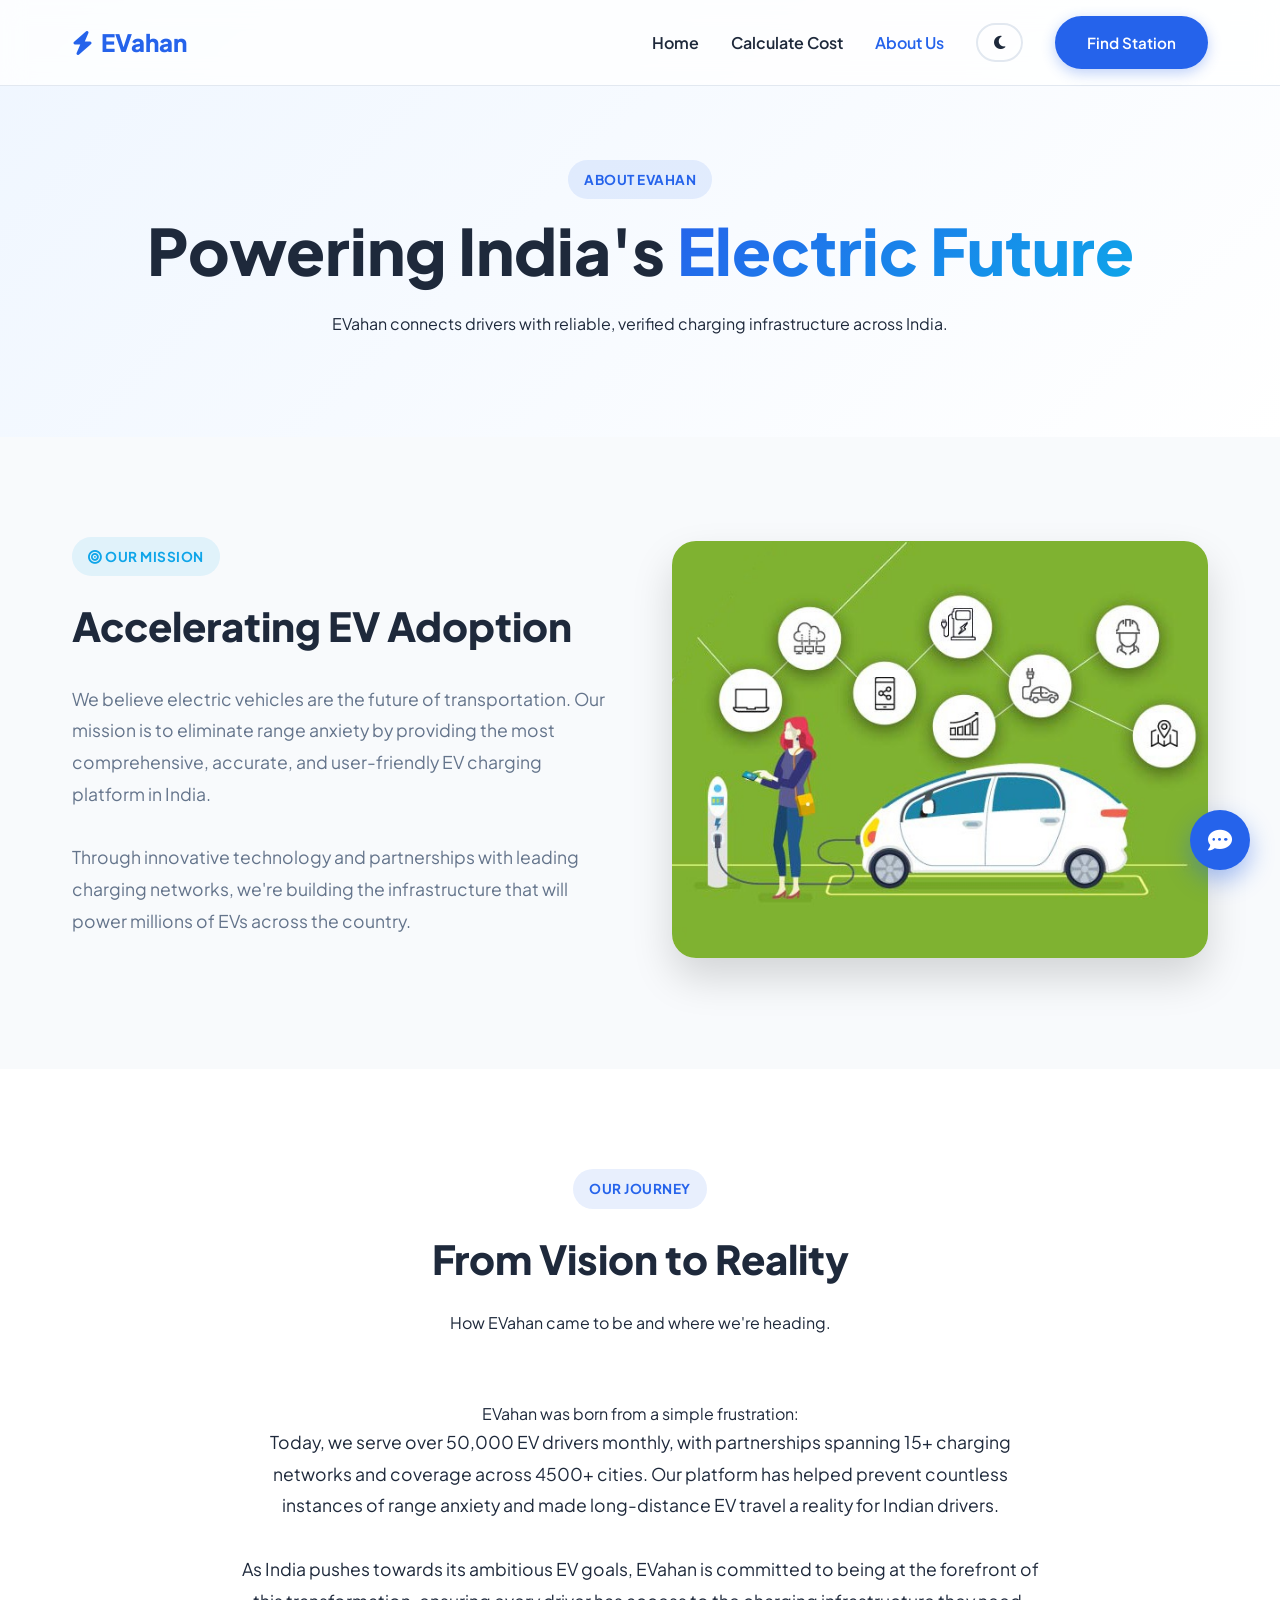
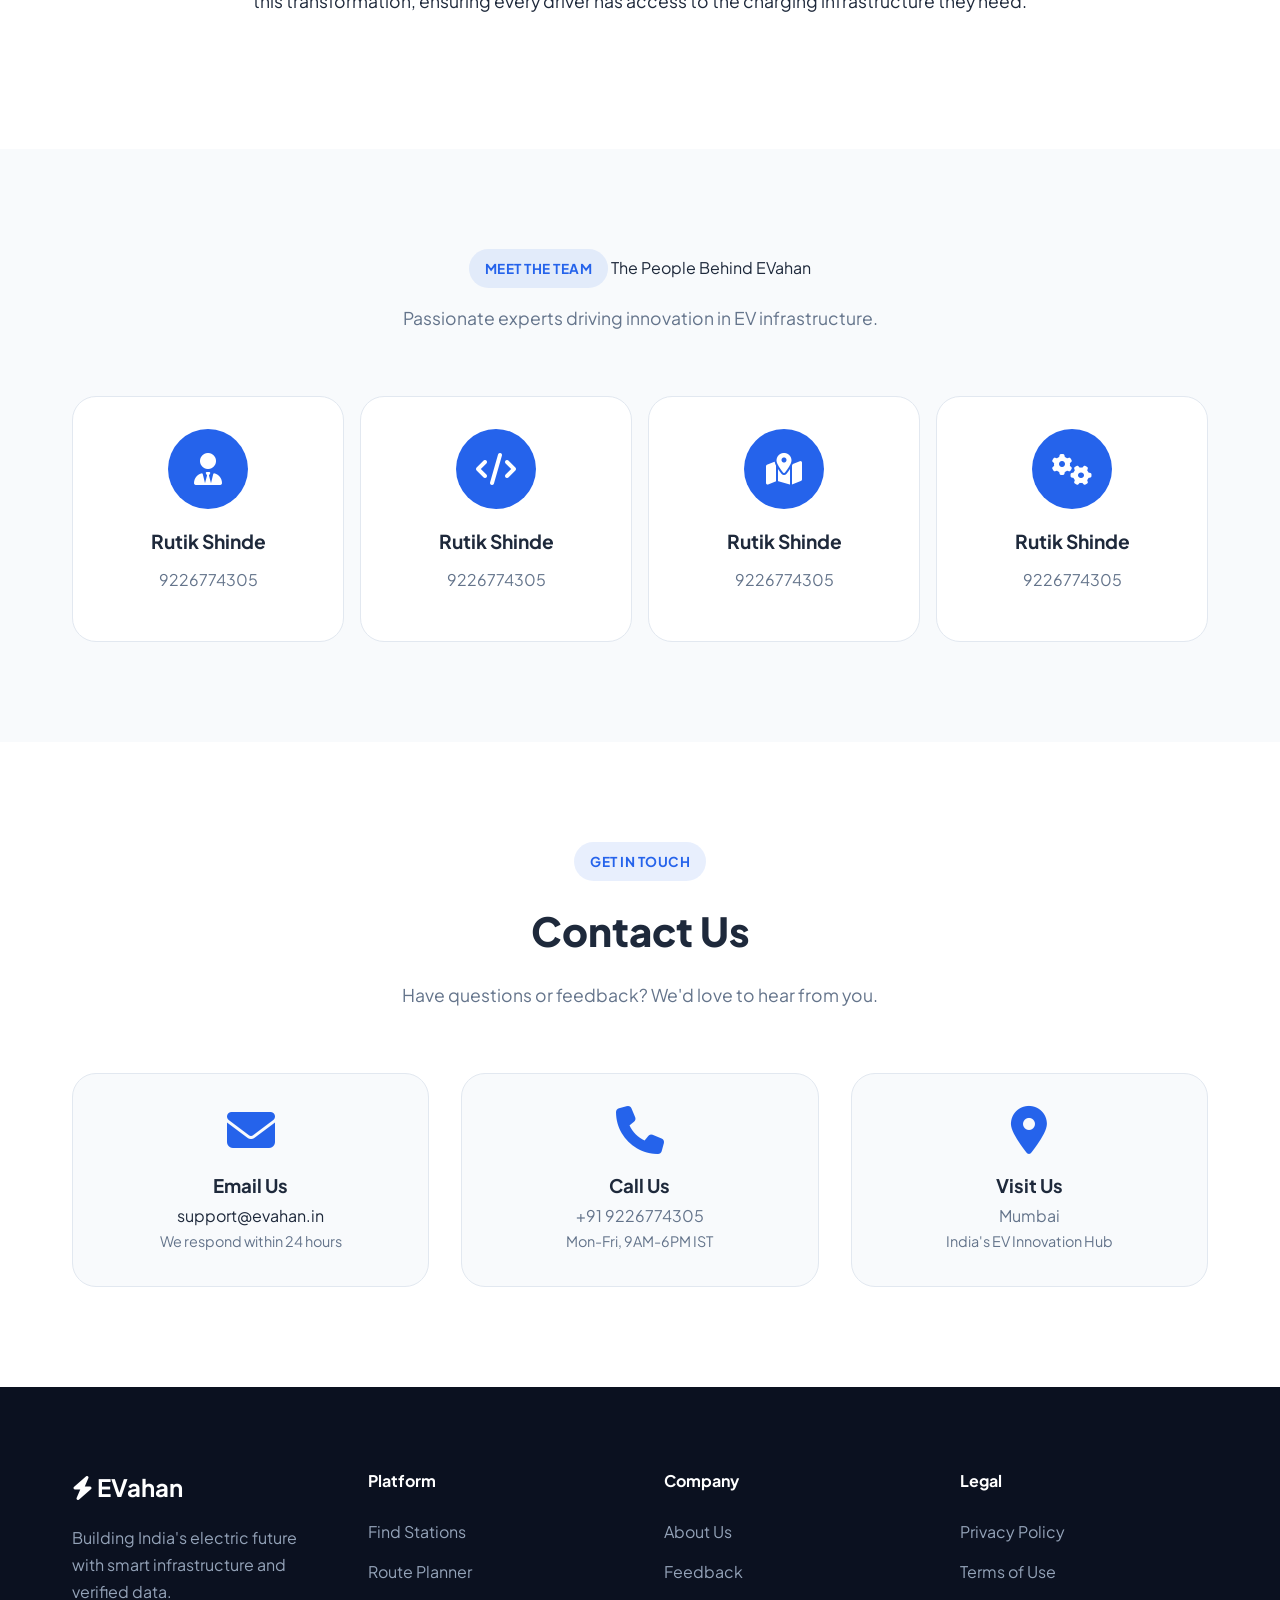
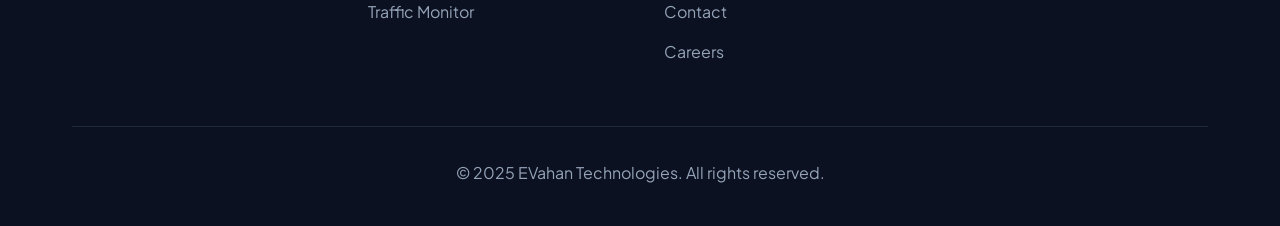
<file: about.html>
<!DOCTYPE html>
<html lang="en" data-theme="light">
<head>
    <meta charset="utf-8">
    <meta name="viewport" content="width=device-width, initial-scale=1">
<title>About Us - EVahan | India's Intelligent EV Network</title>

    <!-- Fonts & Icons -->
    <link href="https://fonts.googleapis.com/css2?family=Plus+Jakarta+Sans:wght@300;400;500;600;700;800&display=swap" rel="stylesheet">
    <link rel="stylesheet" href="https://cdnjs.cloudflare.com/ajax/libs/font-awesome/6.4.0/css/all.min.css">
    <!-- Chatbot CSS -->
    <link rel="stylesheet" href="chatbot.css">

    <style>
        /* --- VARIABLES --- */
        :root {
            --primary: #2563eb;
            --primary-dark: #1d4ed8;
            --secondary: #0ea5e9;
            --accent: #f59e0b;
            --danger: #ef4444;
            --success: #10b981;
            --dark: #0f172a;
            --light: #f8fafc;
            --surface: #ffffff;
            --border: #e2e8f0;
            --text-main: #1e293b;
            --text-muted: #64748b;
            --gradient-hero: linear-gradient(135deg, #eff6ff 0%, #ffffff 100%);
            --shadow-card: 0 10px 30px -5px rgba(0,0,0,0.05);
            --radius: 24px;
        }

        [data-theme="dark"] {
            --primary: #3b82f6;
            --secondary: #38bdf8;
            --dark: #f8fafc;
            --light: #0f172a;
            --surface: #1e293b;
            --border: #334155;
            --text-main: #f8fafc;
            --text-muted: #94a3b8;
            --gradient-hero: linear-gradient(135deg, #1e293b 0%, #0f172a 100%);
        }

        /* --- BASE --- */
        * { box-sizing: border-box; margin: 0; padding: 0; }
        html { scroll-behavior: smooth; }
        body {
            font-family: 'Plus Jakarta Sans', sans-serif;
            background: var(--light);
            color: var(--text-main);
            line-height: 1.7;
            overflow-x: hidden;
            transition: background 0.3s, color 0.3s;
        }

        .container { max-width: 1200px; margin: 0 auto; padding: 0 2rem; }

        .badge {
            display: inline-block; padding: 0.5rem 1rem;
            background: rgba(37, 99, 235, 0.1); color: var(--primary);
            border-radius: 50px; font-weight: 700; font-size: 0.85rem;
            text-transform: uppercase; letter-spacing: 0.5px; margin-bottom: 1rem;
        }
        .section-header { text-align: center; max-width: 760px; margin: 0 auto 4rem; }
        .section-title { font-size: 2.5rem; font-weight: 800; margin-bottom: 1rem; }
        .section-desc { color: var(--text-muted); font-size: 1.1rem; line-height: 1.6; }

        /* --- BUTTONS --- */
        .btn {
            display: inline-flex; align-items: center; justify-content: center; gap: 0.5rem;
            padding: 0.85rem 2rem; border-radius: 50px;
            font-weight: 600; text-decoration: none;
            transition: all 0.3s ease; cursor: pointer; border: none;
            font-size: 0.95rem; white-space: nowrap;
        }
        .btn-primary { background: var(--primary); color: white; box-shadow: 0 4px 14px rgba(37,99,235,0.3); }
        .btn-primary:hover { background: var(--primary-dark); transform: translateY(-2px); box-shadow: 0 8px 20px rgba(37,99,235,0.4); }
        .btn-outline { background: transparent; border: 2px solid var(--border); color: var(--text-main); }
        .btn-outline:hover { border-color: var(--primary); color: var(--primary); }
        .btn-secondary { background: var(--secondary); color: white; }
        .btn-secondary:hover { background: #0284c7; transform: translateY(-2px); }

        /* --- NAVBAR --- */
        .navbar {
            position: fixed; top: 0; width: 100%; z-index: 1000;
            background: rgba(255,255,255,0.8); backdrop-filter: blur(12px);
            border-bottom: 1px solid var(--border); padding: 1rem 0;
            transition: all 0.3s;
        }
        [data-theme="dark"] .navbar { background: rgba(15, 23, 42, 0.9); }
        .navbar.scrolled { box-shadow: 0 4px 20px rgba(0,0,0,0.1); }

        .nav-content { display: flex; justify-content: space-between; align-items: center; }
        .logo {
            font-size: 1.5rem; font-weight: 800; color: var(--primary);
            text-decoration: none; display: flex; align-items: center; gap: 8px;
        }

        .nav-links { display: flex; gap: 2rem; align-items: center; }
        .nav-link { color: var(--text-main); text-decoration: none; font-weight: 600; transition: color 0.2s; }
        .nav-link:hover, .nav-link.active { color: var(--primary); }

        .nav-toggle {
            display: none; background: none; border: none; font-size: 1.5rem;
            color: var(--text-main); cursor: pointer;
        }

        /* --- HERO --- */
        .hero {
            padding: 160px 0 100px;
            background: var(--gradient-hero);
            position: relative; overflow: hidden;
        }
        .hero-grid { display: grid; grid-template-columns: 1fr; gap: 2rem; text-align: center; }
        .hero h1 { font-size: clamp(2.5rem, 6vw, 4rem); line-height: 1.1; font-weight: 800; margin-bottom: 1.5rem; }
        .hero h1 span {
            background: linear-gradient(135deg, var(--primary), var(--secondary));
            -webkit-background-clip: text; -webkit-text-fill-color: transparent;
        }
        .hero-lead { font-size: clamp(1rem, 2vw, 1.25rem); color: var(--text-muted); margin-bottom: 2.5rem; max-width: 80%; margin-left: auto; margin-right: auto; }

        /* --- ABOUT SECTIONS --- */
        .about-section { padding: 100px 0; background: var(--surface); }
        .mission-section { background: var(--light); }
        .story-section { background: var(--surface); }
        .team-section { background: var(--light); }
        .contact-section { background: var(--surface); }

        .mission-grid { display: grid; grid-template-columns: 1fr 1fr; gap: 4rem; align-items: center; }
        .mission-content h2 { font-size: 2.5rem; font-weight: 800; margin-bottom: 1.5rem; }
        .mission-content p { color: var(--text-muted); font-size: 1.1rem; margin-bottom: 2rem; line-height: 1.8; }

        .story-content { max-width: 800px; margin: 0 auto; text-align: center; }
        .story-content p { font-size: 1.1rem; line-height: 1.8; margin-bottom: 2rem; }

        .team-grid {
            display: grid;
            grid-template-columns: repeat(auto-fit, minmax(200px, 1fr));
            gap: 1rem;
        }
        .team-card {
            background: var(--surface); padding: 2rem; border-radius: 24px;
            border: 1px solid var(--border); text-align: center;
            transition: all 0.3s ease;
        }
        .team-card:hover {
            transform: translateY(-10px);
            box-shadow: var(--shadow-card);
            border-color: var(--primary);
        }
        .team-avatar {
            width: 80px; height: 80px; background: var(--primary); color: white;
            border-radius: 50%; font-size: 2rem; display: flex;
            align-items: center; justify-content: center; margin: 0 auto 1rem;
        }
        .team-name { font-size: 1.2rem; font-weight: 700; margin-bottom: 0.5rem; }
        .team-role { color: var(--text-muted); margin-bottom: 1rem; }

        .contact-grid { display: grid; grid-template-columns: repeat(auto-fit, minmax(300px, 1fr)); gap: 2rem; }
        .contact-item {
            text-align: center; padding: 2rem;
            border: 1px solid var(--border); border-radius: 24px;
            background: var(--light);
        }
        .contact-icon { font-size: 3rem; color: var(--primary); margin-bottom: 1rem; }

        /* --- FOOTER --- */
        footer { background: #0b1120; color: #94a3b8; padding: 80px 0 40px; }
        .footer-grid {
            display: grid;
            grid-template-columns: repeat(auto-fit, minmax(200px, 1fr));
            gap: 3rem;
            margin-bottom: 3rem;
        }
        .footer-brand h2 { color: white; margin-bottom: 1rem; }
        .footer-col h4 { color: white; margin-bottom: 1.5rem; }
        .footer-col a {
            display: block; color: #94a3b8; text-decoration: none;
            margin-bottom: 0.8rem; transition: color 0.2s;
        }
        .footer-col a:hover { color: white; }
        .copyright { border-top: 1px solid #1e293b; padding-top: 2rem; text-align: center; }

        /* --- ANIMATIONS --- */
        .reveal { opacity: 0; transform: translateY(30px); transition: all 0.8s ease; }
        .reveal.active { opacity: 1; transform: translateY(0); }

        /* --- CHATBOT --- */
        #chat-toggle-btn {
            position: fixed; bottom: 30px; right: 30px;
            width: 60px; height: 60px; border-radius: 50%;
            background: var(--primary); color: white;
            border: none; box-shadow: 0 10px 25px rgba(37,99,235,0.4);
            cursor: pointer; z-index: 999;
            font-size: 1.5rem; display: flex; align-items: center; justify-content: center;
            transition: transform 0.3s;
        }
        #chat-toggle-btn:hover { transform: scale(1.1); }

        /* --- RESPONSIVE --- */
        @media (max-width: 768px) {
            .nav-links {
                position: fixed; top: 70px; left: 0; right: 0;
                background: var(--surface); flex-direction: column;
                padding: 2rem; gap: 1rem;
                box-shadow: 0 10px 30px rgba(0,0,0,0.1);
                transform: translateY(-120%);
                transition: transform 0.3s ease;
            }
            .nav-links.active { transform: translateY(0); }
            .nav-toggle { display: block; }

            .hero h1 { font-size: clamp(2rem, 8vw, 3rem); }
            .hero-lead { font-size: clamp(0.9rem, 3vw, 1.1rem); }

            .mission-grid { grid-template-columns: 1fr; gap: 3rem; }

            .section-header { margin-bottom: 3rem; }
            .section-title { font-size: 2rem; }
            .section-desc { font-size: 1rem; }

            .team-grid { grid-template-columns: 1fr; }
            .contact-grid { grid-template-columns: 1fr; }

            .footer-grid { grid-template-columns: 1fr; gap: 2rem; }

            .container { padding: 0 1rem; }
        }
    </style>
</head>
<body>

    <!-- LOADER -->
    <div id="loader">
        <div style="text-align:center">
            <i class="fas fa-bolt fa-3x fa-spin" style="color:var(--primary); margin-bottom:1rem"></i>
<h3>Loading EVahan...</h3>
        </div>
    </div>

    <!-- NAVBAR -->
    <nav class="navbar">
        <div class="container nav-content">
<a href="index.html" class="logo"><i class="fas fa-bolt"></i> EVahan</a>

            <button class="nav-toggle" onclick="toggleNav()">
                <i class="fas fa-bars"></i>
            </button>
            <div class="nav-links" id="navLinks">
                <a href="index.html" class="nav-link">Home</a>

                
                <a href="ev_calculator.html" class="nav-link">Calculate Cost</a>
                <a href="about.html" class="nav-link active">About Us</a>

                <button id="theme-toggle" class="btn btn-outline" style="padding: 0.6rem 1rem;">
                    <i class="fas fa-moon"></i>
                </button>
               
                <a href="ev_search.html" class="btn btn-primary">Find Station</a>
            </div>
        </div>
    </nav>

    <!-- HERO SECTION -->
    <section class="hero">
        <div class="container">
            <div class="hero-grid">
                <div class="hero-text reveal">
<div class="badge">About EVahan</div>
                    <h1>Powering India's <span>Electric Future</span></h1>
EVahan connects drivers with reliable, verified charging infrastructure across India.
                </div>
            </div>
        </div>
    </section>

    <!-- OUR MISSION -->
    <section class="about-section mission-section">
        <div class="container">
            <div class="mission-grid">
                <div class="mission-content reveal">
                    <div class="badge" style="background: rgba(14, 165, 233, 0.1); color: var(--secondary);">
                        <i class="fas fa-bullseye"></i> Our Mission
                    </div>
                    <h2>Accelerating EV Adoption</h2>
                    <p>We believe electric vehicles are the future of transportation. Our mission is to eliminate range anxiety by providing the most comprehensive, accurate, and user-friendly EV charging platform in India.</p>
                    <p>Through innovative technology and partnerships with leading charging networks, we're building the infrastructure that will power millions of EVs across the country.</p>
                </div>
                <div class="reveal">
                    <img src="image/EV.jpg" alt="EV Charging Network" style="width: 100%; border-radius: 24px; box-shadow: 0 20px 40px rgba(0,0,0,0.15);">
                </div>
            </div>
        </div>
    </section>

    <!-- OUR STORY -->
    <section class="about-section story-section">
        <div class="container">
            <div class="section-header reveal">
                <div class="badge">Our Journey</div>
                <h2 class="section-title">From Vision to Reality</h2>
How EVahan came to be and where we're heading.
            </div>
            <div class="story-content reveal">
EVahan was born from a simple frustration:
                <p>Today, we serve over 50,000 EV drivers monthly, with partnerships spanning 15+ charging networks and coverage across 4500+ cities. Our platform has helped prevent countless instances of range anxiety and made long-distance EV travel a reality for Indian drivers.</p>
                <p>As India pushes towards its ambitious EV goals, EVahan is committed to being at the forefront of this transformation, ensuring every driver has access to the charging infrastructure they need.</p>
            </div>
        </div>
    </section>

    <!-- OUR TEAM -->
    <section class="about-section team-section">
        <div class="container">
            <div class="section-header reveal">
                <div class="badge">Meet the Team</div>
The People Behind EVahan
                <p class="section-desc">Passionate experts driving innovation in EV infrastructure.</p>
            </div>
            <div class="team-grid">
                <div class="team-card reveal">
                    <div class="team-avatar"><i class="fas fa-user-tie"></i></div>
                    <h3 class="team-name">Rutik Shinde</h3>
                    <p class="team-role">9226774305</p>
                </div>
                <div class="team-card reveal">
                    <div class="team-avatar"><i class="fas fa-code"></i></div>
                    <h3 class="team-name">Rutik Shinde</h3>
                    <p class="team-role">9226774305</p>
                </div>
                <div class="team-card reveal">
                    <div class="team-avatar"><i class="fas fa-map-marked-alt"></i></div>
                    <h3 class="team-name">Rutik Shinde</h3>
                    <p class="team-role">9226774305</p>
                </div>
                <div class="team-card reveal">
                    <div class="team-avatar"><i class="fas fa-cogs"></i></div>
                    <h3 class="team-name">Rutik Shinde</h3>
                    <p class="team-role">9226774305</p>
                </div>
            </div>
        </div>
    </section>

    <!-- CONTACT -->
    <section class="about-section contact-section">
        <div class="container">
            <div class="section-header reveal">
                <div class="badge">Get in Touch</div>
                <h2 class="section-title">Contact Us</h2>
                <p class="section-desc">Have questions or feedback? We'd love to hear from you.</p>
            </div>
            <div class="contact-grid">
                <div class="contact-item reveal">
                    <i class="fas fa-envelope contact-icon"></i>
                    <h3>Email Us</h3>
support@evahan.in
                    <p style="color: var(--text-muted); font-size: 0.9rem;">We respond within 24 hours</p>
                </div>
                <div class="contact-item reveal">
                    <i class="fas fa-phone contact-icon"></i>
                    <h3>Call Us</h3>
                    <p style="color: var(--text-muted);">+91 9226774305</p>
                    <p style="color: var(--text-muted); font-size: 0.9rem;">Mon-Fri, 9AM-6PM IST</p>
                </div>
                <div class="contact-item reveal">
                    <i class="fas fa-map-marker-alt contact-icon"></i>
                    <h3>Visit Us</h3>
                    <p style="color: var(--text-muted);">Mumbai </p>
                    <p style="color: var(--text-muted); font-size: 0.9rem;">India's EV Innovation Hub</p>
                </div>
            </div>
        </div>
    </section>

    <!-- FOOTER -->
    <footer>
        <div class="container">
            <div class="footer-grid">
                <div class="footer-brand">
<h2><i class="fas fa-bolt"></i> EVahan</h2>
                    <p>Building India's electric future with smart infrastructure and verified data.</p>
                </div>
                <div class="footer-col">
                    <h4>Platform</h4>
                    <a href="ev_search.html">Find Stations</a>
                    <a href="app_benefits.html">Route Planner</a>
                    <a href="app_benefits.html">Traffic Monitor</a>
                </div>
                <div class="footer-col">
                    <h4>Company</h4>
                    <a href="about.html">About Us</a>
                    <a href="#">Feedback</a>
                    <a href="contact.html">Contact</a>
                    <a href="careers.html">Careers</a>
                </div>
                <div class="footer-col">
                    <h4>Legal</h4>
                    <a href="privacy.html">Privacy Policy</a>
                    <a href="terms.html">Terms of Use</a>
                </div>
            </div>
            <div class="copyright">
&copy; 2025 EVahan Technologies. All rights reserved.
            </div>
        </div>
    </footer>

    <!-- CHATBOT BUTTON -->
    <button id="chat-toggle-btn" onclick="toggleChat()">
        <i class="fas fa-comment-dots"></i>
    </button>

    <!-- CHAT WINDOW -->
    <div id="chat-window" class="chat-hidden">
        <div class="chat-header">
            <span><i class="fas fa-robot"></i> EV Assistant</span>
            <button onclick="toggleChat()" class="close-chat">×</button>
        </div>
        <div id="chat-messages">
            <div class="message bot-message">Hi! Ask me about charging stations, route planning, or EV tech.</div>
        </div>
        <div class="chat-input-area">
            <input type="text" id="user-input" placeholder="Type your question..." onkeypress="handleEnter(event)">
            <button onclick="sendMessage()"><i class="fas fa-paper-plane"></i></button>
        </div>
    </div>

    <!-- SCRIPTS -->
    <script src="config.js"></script>
    <script src="chatbot.js"></script>
    <script>
        // Loader
        window.addEventListener('load', () => {
            const loader = document.getElementById('loader');
            loader.style.opacity = '0';
            setTimeout(() => { loader.style.display = 'none'; }, 500);
        });

        // Mobile Nav Toggle
        function toggleNav() {
            document.getElementById('navLinks').classList.toggle('active');
        }

        // Theme Toggle
        const themeBtn = document.getElementById('theme-toggle');
        const html = document.documentElement;
        let theme = localStorage.getItem('theme') || 'light';
        html.setAttribute('data-theme', theme);
        themeBtn.innerHTML = theme === 'dark' ? '<i class="fas fa-sun"></i>' : '<i class="fas fa-moon"></i>';

        themeBtn.addEventListener('click', () => {
            theme = theme === 'light' ? 'dark' : 'light';
            html.setAttribute('data-theme', theme);
            localStorage.setItem('theme', theme);
            themeBtn.innerHTML = theme === 'dark' ? '<i class="fas fa-sun"></i>' : '<i class="fas fa-moon"></i>';
        });

        // Cross-tab theme sync
        window.addEventListener('storage', (e) => {
            if (e.key === 'theme') {
                const newTheme = e.newValue || 'light';
                html.setAttribute('data-theme', newTheme);
                themeBtn.innerHTML = newTheme === 'dark' ? '<i class="fas fa-sun"></i>' : '<i class="fas fa-moon"></i>';
            }
        });

        // Navbar Scroll
        window.addEventListener('scroll', () => {
            const nav = document.querySelector('.navbar');
            if(window.scrollY > 50) nav.classList.add('scrolled');
            else nav.classList.remove('scrolled');
        });

        // Scroll Reveal
        const revealObserver = new IntersectionObserver((entries) => {
            entries.forEach(e => { if(e.isIntersecting) e.target.classList.add('active'); });
        }, {threshold: 0.1});
        document.querySelectorAll('.reveal').forEach(el => revealObserver.observe(el));
    </script>
</body>
</html>
</file>
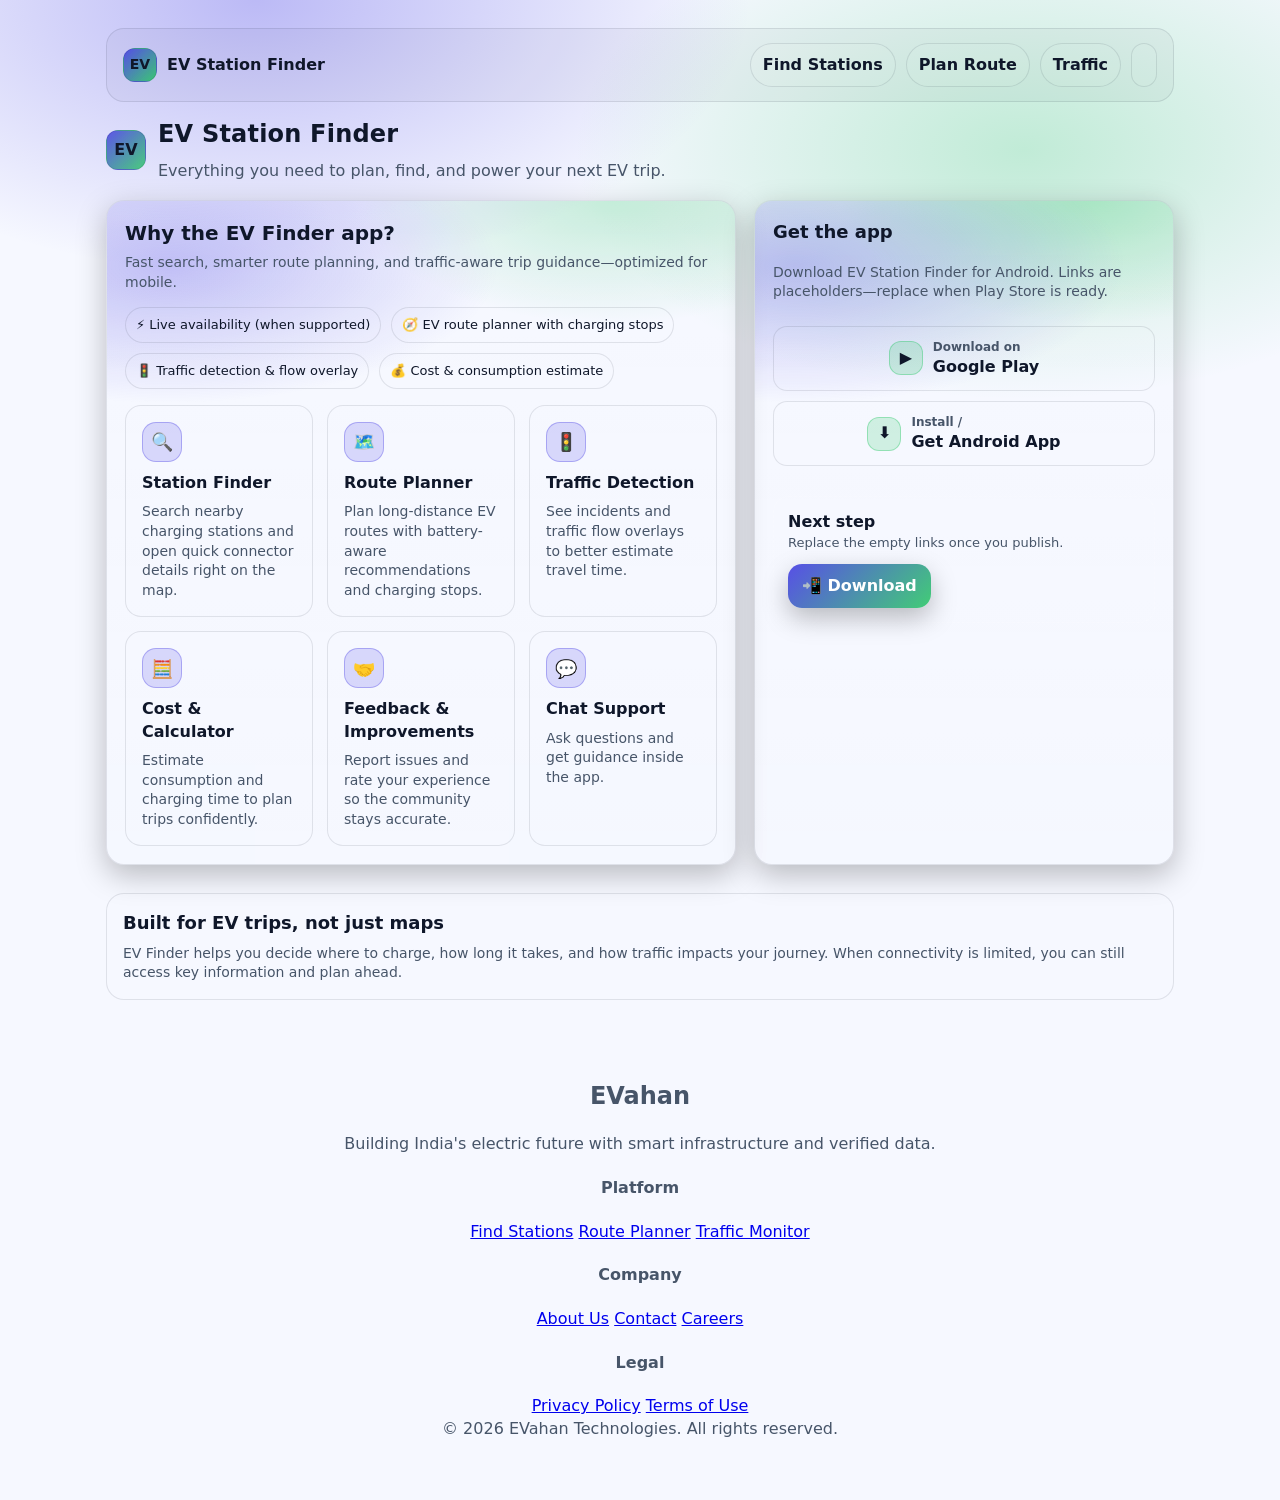
<file: app_benefits.html>
<!doctype html>
<html lang="en">
<head>
  <meta charset="utf-8" />
  <meta name="viewport" content="width=device-width, initial-scale=1" />
  <title>EV Finder • App Benefits</title>
  <style>
    :root{
      --bg:#0b1220;
      --card:#0f1b33;
      --text:#e9f1ff;
      --muted:#a9b7d0;
      --primary:#4f46e5;
      --primary2:#22c55e;
      --border:rgba(255,255,255,.10);
      --surface:rgba(255,255,255,.03);
    }

    /* Light mode overrides (auto if user prefers light) */
    @media (prefers-color-scheme: light){
      :root{
        --bg:#f6f8ff;
        --card:#ffffff;
        --text:#0f172a;
        --muted:#475569;
        --border:rgba(15,23,42,.10);
        --surface:rgba(15,23,42,.03);
      }
    }

    [data-theme="light"]{
      --bg:#f6f8ff;
      --card:#ffffff;
      --text:#0f172a;
      --muted:#475569;
      --border:rgba(15,23,42,.10);
      --surface:rgba(15,23,42,.03);
    }

    [data-theme="dark"]{
      --bg:#0b1220;
      --card:#0f1b33;
      --text:#e9f1ff;
      --muted:#a9b7d0;
      --primary:#4f46e5;
      --primary2:#22c55e;
      --border:rgba(255,255,255,.10);
      --surface:rgba(255,255,255,.03);
    }
    *{box-sizing:border-box}
    body{
      margin:0;
      font-family:system-ui,-apple-system,Segoe UI,Roboto,Arial,sans-serif;
    background: radial-gradient(900px 500px at 20% 0%, rgba(79,70,229,.35), transparent 55%),
                  radial-gradient(900px 500px at 80% 10%, rgba(34,197,94,.25), transparent 50%),
                  var(--bg);
    transition: background 0.2s, color 0.2s;

      color:var(--text);
      line-height:1.4;
    }
    header{
      padding:28px 16px;
      max-width:1100px;
      margin:0 auto;
    }
    .topbar{
      display:flex;align-items:center;justify-content:space-between;gap:12px;
      margin-bottom:18px;
    }
    .brand{
      display:flex;align-items:center;gap:12px;
    }
    .logo{
      width:40px;height:40px;border-radius:12px;
      background:linear-gradient(135deg, rgba(79,70,229,.9), rgba(34,197,94,.8));
      display:flex;align-items:center;justify-content:center;
      border:1px solid var(--border);
      font-weight:800;
    }
    h1{margin:0;font-size:24px;letter-spacing:.2px}
    .subtitle{margin:8px 0 0;color:var(--muted);max-width:720px}

    .container{max-width:1100px;margin:0 auto;padding:0 16px 40px}

    /* Navbar (shared styles) */
    .navbar{
      position: sticky;
      top: 0;
      z-index: 50;
      width: 100%;
      margin-bottom: 16px;
    }
    .nav-inner{
      max-width: 1100px;
      margin: 0 auto;
      padding: 14px 16px;
      border: 1px solid var(--border);
      border-radius: 18px;
      background: var(--surface);
      display:flex;
      align-items:center;
      justify-content:space-between;
      gap: 12px;
    }
    .nav-brand{
      text-decoration:none;
      color: var(--text);
      font-weight: 900;
      display:flex;
      align-items:center;
      gap: 10px;
    }
    .nav-logo{
      width:34px;height:34px;
      border-radius:12px;
      background: linear-gradient(135deg, rgba(79,70,229,.95), rgba(34,197,94,.85));
      display:inline-flex;
      align-items:center;
      justify-content:center;
      border:1px solid var(--border);
      font-size: 14px;
    }
    .nav-links{
      display:flex;
      gap: 10px;
      flex-wrap: wrap;
      justify-content: flex-end;
    }
    .nav-link{
      text-decoration:none;
      padding: 10px 12px;
      border-radius: 999px;
      border: 1px solid var(--border);
      color: var(--text);
      font-weight: 700;
      background: rgba(255,255,255,.02);
    }
    .nav-link:hover{
      border-color: rgba(79,70,229,.5);
      box-shadow: 0 10px 24px rgba(79,70,229,.12);
    }

    .hero{
      display:grid;
      grid-template-columns: 1.2fr .8fr;
      gap:18px;
      align-items:stretch;
      margin-top:10px;
    }
    @media (max-width:900px){.hero{grid-template-columns:1fr}}

    .hero-card{
      background:linear-gradient(180deg, rgba(255,255,255,.06), rgba(255,255,255,.02));
      border:1px solid var(--border);
      border-radius:18px;
      padding:18px;
      box-shadow: 0 10px 30px rgba(0,0,0,.25);
      position:relative;
      overflow:hidden;
    }
    .hero-card:before{
      content:"";
      position:absolute;inset:-2px;
      background: radial-gradient(600px 250px at 10% 10%, rgba(79,70,229,.35), transparent 55%),
                  radial-gradient(500px 250px at 80% 0%, rgba(34,197,94,.25), transparent 50%);
      pointer-events:none;
      opacity:.9;
    }
    .hero-card > *{position:relative}

    .chips{display:flex;flex-wrap:wrap;gap:10px;margin-top:14px}
    .chip{
      border:1px solid var(--border);
      background:rgba(255,255,255,.04);
      color:var(--text);
      padding:8px 10px;
      border-radius:999px;
      font-size:13px;
      display:flex;gap:8px;align-items:center;
    }

    .grid{
      display:grid;
      grid-template-columns: repeat(3, 1fr);
      gap:14px;
      margin-top:16px;
    }
    @media (max-width:900px){.grid{grid-template-columns:1fr}}

    .feature{
      background:rgba(255,255,255,.04);
      border:1px solid var(--border);
      border-radius:16px;
      padding:16px;
    }
    .feature .icon{
      width:40px;height:40px;border-radius:14px;
      background:rgba(79,70,229,.18);
      border:1px solid rgba(79,70,229,.35);
      display:flex;align-items:center;justify-content:center;
      margin-bottom:10px;
      font-size:18px;
    }
    .feature h3{margin:0 0 8px;font-size:16px}
    .feature p{margin:0;color:var(--muted);font-size:14px}

    .download{
      display:flex;flex-direction:column;gap:12px;
      justify-content:flex-start;
    }
    .download h2{margin:0 0 6px;font-size:18px}
    .download p{margin:0;color:var(--muted);font-size:14px}

    .store-buttons{display:flex;flex-direction:column;gap:10px;margin-top:12px}
    .store-btn{
      text-decoration:none;
      display:flex;align-items:center;justify-content:center;gap:10px;
      padding:12px 14px;
      border-radius:14px;
      border:1px solid var(--border);
      background:rgba(255,255,255,.04);
      color:var(--text);
      font-weight:700;
    }
    .store-btn span{font-weight:600;color:var(--muted);font-size:12px;display:block}
    .store-btn strong{font-size:16px}
    .store-badge{width:34px;height:34px;border-radius:12px;background:rgba(34,197,94,.18);border:1px solid rgba(34,197,94,.35);display:flex;align-items:center;justify-content:center}

    .cta{
      margin-top:18px;
      display:flex;gap:12px;flex-wrap:wrap;
      align-items:center;justify-content:space-between;
      background:rgba(255,255,255,.03);
      border:1px dashed rgba(255,255,255,.18);
      padding:14px;
      border-radius:16px;
    }
    .cta .small{color:var(--muted);font-size:13px}

    .btn{
      border:0;
      padding:11px 14px;
      border-radius:14px;
      background: linear-gradient(135deg, rgba(79,70,229,.95), rgba(34,197,94,.85));
      color:white;
      font-weight:800;
      cursor:pointer;
      text-decoration:none;
      display:inline-flex;align-items:center;gap:10px;
      box-shadow: 0 10px 26px rgba(0,0,0,.25);
    }
    footer{padding:20px 16px;color:var(--muted);text-align:center;}
  </style>
</head>
<body>
  <header>
    <nav class="navbar">
      <div class="nav-inner">
        <a href="index.html" class="nav-brand">
          <span class="nav-logo">EV</span>
          <span>EV Station Finder</span>
        </a>
        <div class="nav-links">
          <a href="ev_search.html" class="nav-link">Find Stations</a>
          <a href="ev_routing.html" class="nav-link">Plan Route</a>
          <a href="traffic.html" class="nav-link">Traffic</a>
          <button id="theme-toggle" class="nav-link" style="cursor:pointer" type="button">
            <i class="fas fa-moon"></i>
          </button>
        </div>
      </div>
    </nav>
    <div class="topbar">

      <div class="brand">
        <div class="logo">EV</div>
        <div>
          <h1>EV Station Finder</h1>
          <div class="subtitle">Everything you need to plan, find, and power your next EV trip.</div>
        </div>
      </div>
    </div>

    <div class="hero">
      <div class="hero-card">
        <h2 style="margin:0 0 6px;font-size:20px">Why the EV Finder app?</h2>
        <div style="color:var(--muted);font-size:14px">Fast search, smarter route planning, and traffic-aware trip guidance—optimized for mobile.</div>

        <div class="chips">
          <div class="chip">⚡ Live availability (when supported)</div>
          <div class="chip">🧭 EV route planner with charging stops</div>
          <div class="chip">🚦 Traffic detection & flow overlay</div>
          <div class="chip">💰 Cost & consumption estimate</div>
        </div>

        <div class="grid">
          <div class="feature">
            <div class="icon">🔍</div>
            <h3>Station Finder</h3>
            <p>Search nearby charging stations and open quick connector details right on the map.</p>
          </div>
          <div class="feature">
            <div class="icon">🗺️</div>
            <h3>Route Planner</h3>
            <p>Plan long-distance EV routes with battery-aware recommendations and charging stops.</p>
          </div>
          <div class="feature">
            <div class="icon">🚦</div>
            <h3>Traffic Detection</h3>
            <p>See incidents and traffic flow overlays to better estimate travel time.</p>
          </div>
          <div class="feature">
            <div class="icon">🧮</div>
            <h3>Cost & Calculator</h3>
            <p>Estimate consumption and charging time to plan trips confidently.</p>
          </div>
          <div class="feature">
            <div class="icon">🤝</div>
            <h3>Feedback & Improvements</h3>
            <p>Report issues and rate your experience so the community stays accurate.</p>
          </div>
          <div class="feature">
            <div class="icon">💬</div>
            <h3>Chat Support</h3>
            <p>Ask questions and get guidance inside the app.</p>
          </div>
        </div>
      </div>

      <div class="hero-card download">
        <h2>Get the app</h2>
        <p>Download EV Station Finder for Android. Links are placeholders—replace when Play Store is ready.</p>

        <div class="store-buttons">
          <a class="store-btn" href="" target="_blank" rel="noopener noreferrer">
            <div class="store-badge">▶</div>
            <div>
              <span>Download on</span>
              <strong>Google Play</strong>
            </div>
          </a>

          <a class="store-btn" href="" target="_blank" rel="noopener noreferrer">
            <div class="store-badge">⬇</div>
            <div>
              <span>Install /</span>
              <strong>Get Android App</strong>
            </div>
          </a>
        </div>

        <div class="cta">
          <div>
            <div style="font-weight:800">Next step</div>
            <div class="small">Replace the empty links once you publish.</div>
          </div>
          <a class="btn" href="" onclick="event.preventDefault();" aria-label="Replace link when ready">
            📲 Download
          </a>
        </div>
      </div>
    </div>
  </header>

  <div class="container">
    <div style="background:rgba(255,255,255,.03);border:1px solid var(--border);border-radius:18px;padding:16px">
      <h2 style="margin:0 0 8px;font-size:18px">Built for EV trips, not just maps</h2>
      <p style="margin:0;color:var(--muted);font-size:14px">
        EV Finder helps you decide where to charge, how long it takes, and how traffic impacts your journey.
        When connectivity is limited, you can still access key information and plan ahead.
      </p>
    </div>
  </div>

  <footer>
        <div class="container">
            <div class="footer-grid">
                <div class="footer-brand">
                    <h2><i class="fas fa-bolt"></i> EVahan</h2>
                    <p>Building India's electric future with smart infrastructure and verified data.</p>
                </div>
                <div class="footer-col">
                    <h4>Platform</h4>
                    <a href="ev_search.html">Find Stations</a>
                    <a href="ev_routing.html">Route Planner</a>
                    <a href="traffic.html">Traffic Monitor</a>
                </div>
                <div class="footer-col">
                    <h4>Company</h4>
                    <a href="about.html">About Us</a>
                    <a href="contact.html">Contact</a>
                    <a href="careers.html">Careers</a>
                </div>
                <div class="footer-col">
                    <h4>Legal</h4>
                    <a href="privacy.html">Privacy Policy</a>
                    <a href="terms.html">Terms of Use</a>
                </div>
            </div>
            <div class="copyright">
                &copy; 2026 EVahan Technologies. All rights reserved.
            </div>
        </div>
    </footer>
</body>
</html>
</file>
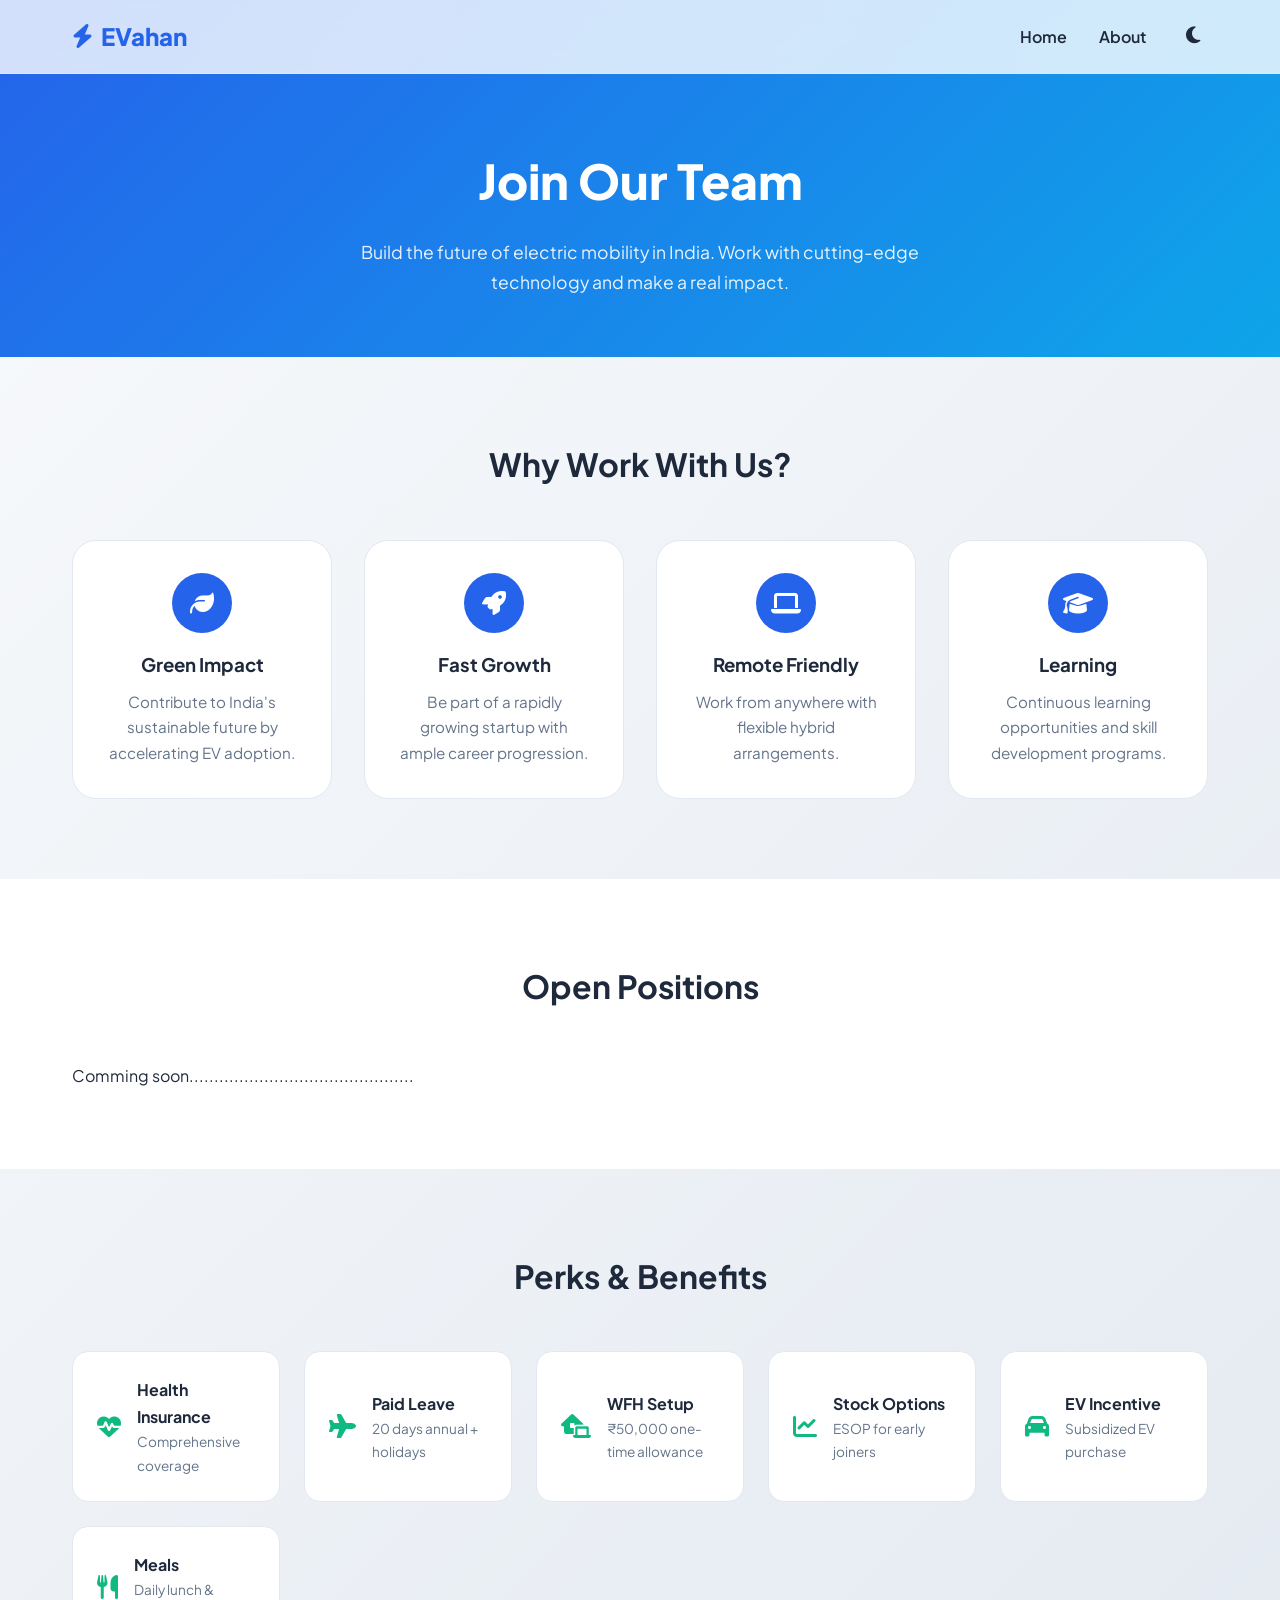
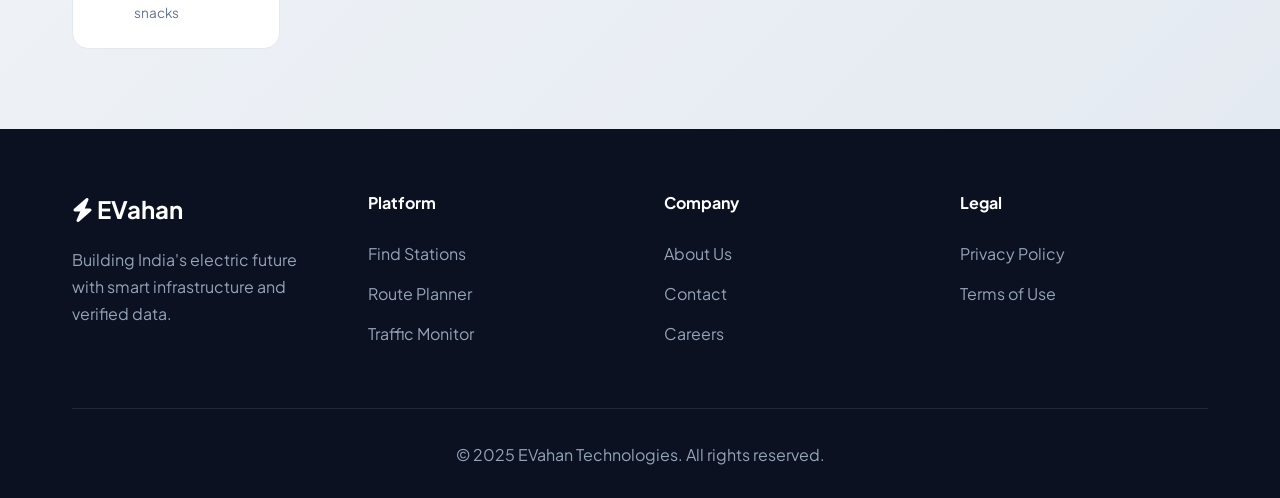
<file: careers.html>
<!DOCTYPE html>
<html lang="en" data-theme="light">
<head>
    <meta charset="UTF-8">
    <meta name="viewport" content="width=device-width, initial-scale=1.0">
    <title>Careers - EVahan</title>
    <link href="https://fonts.googleapis.com/css2?family=Plus+Jakarta+Sans:wght@300;400;500;600;700;800&display=swap" rel="stylesheet">
    <link rel="stylesheet" href="https://cdnjs.cloudflare.com/ajax/libs/font-awesome/6.4.0/css/all.min.css">
    <link rel="stylesheet" href="chatbot.css">
    <style>
        :root {
            --primary: #2563eb;
            --primary-dark: #1d4ed8;
            --secondary: #0ea5e9;
            --accent: #f59e0b;
            --danger: #ef4444;
            --success: #10b981;
            --dark: #0f172a;
            --light: #f8fafc;
            --surface: #ffffff;
            --border: #e2e8f0;
            --text-main: #1e293b;
            --text-muted: #64748b;
            --gradient-bg: linear-gradient(135deg, #f8fafc 0%, #e2e8f0 100%);
            --shadow-card: 0 10px 30px -5px rgba(0,0,0,0.05);
            --radius: 24px;
        }
        [data-theme="dark"] {
            --primary: #3b82f6;
            --secondary: #38bdf8;
            --dark: #f8fafc;
            --light: #0f172a;
            --surface: #1e293b;
            --border: #334155;
            --text-main: #f8fafc;
            --text-muted: #94a3b8;
            --gradient-bg: linear-gradient(135deg, #0f172a 0%, #1e293b 100%);
        }
        * { box-sizing: border-box; margin: 0; padding: 0; }
        body {
            font-family: 'Plus Jakarta Sans', sans-serif;
            background: var(--gradient-bg);
            color: var(--text-main);
            min-height: 100vh;
            line-height: 1.7;
        }
        .container { max-width: 1200px; margin: 0 auto; padding: 0 2rem; }
        
        .navbar {
            position: fixed; top: 0; width: 100%; z-index: 1000;
            background: rgba(255,255,255,0.8); backdrop-filter: blur(12px);
            border-bottom: 1px solid var(--border); padding: 1rem 0;
        }
        [data-theme="dark"] .navbar { background: rgba(15, 23, 42, 0.9); }
        .nav-content { display: flex; justify-content: space-between; align-items: center; }
        .logo { 
            font-size: 1.5rem; font-weight: 800; color: var(--primary); 
            text-decoration: none; display: flex; align-items: center; gap: 8px; 
        }
        .nav-links { display: flex; gap: 2rem; align-items: center; }
        .nav-link { color: var(--text-main); text-decoration: none; font-weight: 600; }
        .nav-link:hover { color: var(--primary); }
        .theme-toggle {
            background: none; border: none; font-size: 1.2rem; cursor: pointer;
            color: var(--text-main); padding: 0.5rem;
        }

        .page-header {
            padding: 140px 0 60px;
            text-align: center;
            background: linear-gradient(135deg, var(--primary), var(--secondary));
            color: white;
        }
        .page-header h1 {
            font-size: clamp(2rem, 5vw, 3rem);
            font-weight: 800;
            margin-bottom: 1rem;
        }
        .page-header p {
            font-size: 1.1rem;
            max-width: 600px;
            margin: 0 auto;
            opacity: 0.9;
        }

        .section { padding: 80px 0; }
        
        .section-title {
            font-size: 2rem;
            font-weight: 700;
            text-align: center;
            margin-bottom: 3rem;
        }

        /* Values */
        .values-grid {
            display: grid;
            grid-template-columns: repeat(auto-fit, minmax(250px, 1fr));
            gap: 2rem;
        }
        .value-card {
            background: var(--surface);
            padding: 2rem;
            border-radius: var(--radius);
            border: 1px solid var(--border);
            text-align: center;
        }
        .value-icon {
            width: 60px; height: 60px;
            background: var(--primary);
            border-radius: 50%;
            display: flex;
            align-items: center;
            justify-content: center;
            margin: 0 auto 1rem;
            font-size: 1.5rem;
            color: white;
        }
        .value-card h3 { margin-bottom: 0.5rem; }
        .value-card p { color: var(--text-muted); font-size: 0.95rem; }

        /* Jobs */
        .jobs-list { max-width: 900px; margin: 0 auto; }
        .job-card {
            background: var(--surface);
            padding: 2rem;
            border-radius: 16px;
            border: 1px solid var(--border);
            margin-bottom: 1.5rem;
            display: flex;
            justify-content: space-between;
            align-items: center;
            flex-wrap: wrap;
            gap: 1rem;
        }
        .job-info h3 { font-size: 1.3rem; margin-bottom: 0.5rem; }
        .job-info p { color: var(--text-muted); font-size: 0.95rem; }
        .job-tags { display: flex; gap: 0.5rem; flex-wrap: wrap; margin-top: 0.5rem; }
        .job-tag {
            background: var(--light);
            padding: 0.3rem 0.8rem;
            border-radius: 20px;
            font-size: 0.8rem;
            color: var(--text-muted);
        }
        .btn {
            padding: 0.8rem 1.5rem;
            border-radius: 50px;
            font-weight: 600;
            text-decoration: none;
            transition: all 0.3s;
            cursor: pointer;
            border: none;
            display: inline-flex;
            align-items: center;
            gap: 0.5rem;
        }
        .btn-primary {
            background: var(--primary);
            color: white;
        }
        .btn-primary:hover {
            background: var(--primary-dark);
        }

        /* Benefits */
        .benefits-grid {
            display: grid;
            grid-template-columns: repeat(auto-fit, minmax(200px, 1fr));
            gap: 1.5rem;
        }
        .benefit-item {
            background: var(--surface);
            padding: 1.5rem;
            border-radius: 16px;
            border: 1px solid var(--border);
            display: flex;
            align-items: center;
            gap: 1rem;
        }
        .benefit-item i {
            font-size: 1.5rem;
            color: var(--success);
        }

        footer { background: #0b1120; color: #94a3b8; padding: 60px 0 30px; }
        .footer-grid { 
            display: grid; 
            grid-template-columns: repeat(auto-fit, minmax(200px, 1fr)); 
            gap: 3rem; 
            margin-bottom: 3rem;
        }
        .footer-brand h2 { color: white; margin-bottom: 1rem; }
        .footer-col h4 { color: white; margin-bottom: 1.5rem; }
        .footer-col a { 
            display: block; color: #94a3b8; text-decoration: none; 
            margin-bottom: 0.8rem; 
        }
        .footer-col a:hover { color: white; }
        .copyright { border-top: 1px solid #1e293b; padding-top: 2rem; text-align: center; }

        @media (max-width: 768px) {
            .nav-links { display: none; }
            .page-header { padding: 120px 0 40px; }
            .job-card { flex-direction: column; align-items: flex-start; }
        }
    </style>
</head>
<body>
    <nav class="navbar">
        <div class="container nav-content">
            <a href="index.html" class="logo"><i class="fas fa-bolt"></i> EVahan</a>

            <div class="nav-links">
                <a href="index.html" class="nav-link">Home</a>

                <a href="about.html" class="nav-link">About</a>

                <button class="theme-toggle" onclick="toggleTheme()">
                    <i class="fas fa-moon"></i>
                </button>
            </div>
        </div>
    </nav>

    <section class="page-header">
        <div class="container">
            <h1>Join Our <span>Team</span></h1>
            <p>Build the future of electric mobility in India. Work with cutting-edge technology and make a real impact.</p>
        </div>
    </section>

    <section class="section">
        <div class="container">
            <h2 class="section-title">Why Work With Us?</h2>
            <div class="values-grid">
                <div class="value-card">
                    <div class="value-icon"><i class="fas fa-leaf"></i></div>
                    <h3>Green Impact</h3>
                    <p>Contribute to India's sustainable future by accelerating EV adoption.</p>
                </div>
                <div class="value-card">
                    <div class="value-icon"><i class="fas fa-rocket"></i></div>
                    <h3>Fast Growth</h3>
                    <p>Be part of a rapidly growing startup with ample career progression.</p>
                </div>
                <div class="value-card">
                    <div class="value-icon"><i class="fas fa-laptop"></i></div>
                    <h3>Remote Friendly</h3>
                    <p>Work from anywhere with flexible hybrid arrangements.</p>
                </div>
                <div class="value-card">
                    <div class="value-icon"><i class="fas fa-graduation-cap"></i></div>
                    <h3>Learning</h3>
                    <p>Continuous learning opportunities and skill development programs.</p>
                </div>
            </div>
        </div>
    </section>

    <section class="section" style="background: var(--surface);">
        <div class="container">
            <h2 class="section-title">Open Positions</h2>
            Comming soon.............................................
        </div>
    </section>

    <section class="section">
        <div class="container">
            <h2 class="section-title">Perks & Benefits</h2>
            <div class="benefits-grid">
                <div class="benefit-item">
                    <i class="fas fa-heartbeat"></i>
                    <div>
                        <strong>Health Insurance</strong>
                        <p style="font-size: 0.85rem; color: var(--text-muted);">Comprehensive coverage</p>
                    </div>
                </div>
                <div class="benefit-item">
                    <i class="fas fa-plane"></i>
                    <div>
                        <strong>Paid Leave</strong>
                        <p style="font-size: 0.85rem; color: var(--text-muted);">20 days annual + holidays</p>
                    </div>
                </div>
                <div class="benefit-item">
                    <i class="fas fa-laptop-house"></i>
                    <div>
                        <strong>WFH Setup</strong>
                        <p style="font-size: 0.85rem; color: var(--text-muted);">₹50,000 one-time allowance</p>
                    </div>
                </div>
                <div class="benefit-item">
                    <i class="fas fa-chart-line"></i>
                    <div>
                        <strong>Stock Options</strong>
                        <p style="font-size: 0.85rem; color: var(--text-muted);">ESOP for early joiners</p>
                    </div>
                </div>
                <div class="benefit-item">
                    <i class="fas fa-car"></i>
                    <div>
                        <strong>EV Incentive</strong>
                        <p style="font-size: 0.85rem; color: var(--text-muted);">Subsidized EV purchase</p>
                    </div>
                </div>
                <div class="benefit-item">
                    <i class="fas fa-utensils"></i>
                    <div>
                        <strong>Meals</strong>
                        <p style="font-size: 0.85rem; color: var(--text-muted);">Daily lunch & snacks</p>
                    </div>
                </div>
            </div>
        </div>
    </section>

    <footer>
        <div class="container">
            <div class="footer-grid">
                <div class="footer-brand">
                    <h2><i class="fas fa-bolt"></i> EVahan</h2>
                    <p>Building India's electric future with smart infrastructure and verified data.</p>
                </div>
                <div class="footer-col">
                    <h4>Platform</h4>
                    <a href="ev_search.html">Find Stations</a>
                    <a href="app_benefits.html">Route Planner</a>
                    <a href="app_benefits.html">Traffic Monitor</a>
                </div>
                <div class="footer-col">
                    <h4>Company</h4>
                    <a href="about.html">About Us</a>

                    <a href="contact.html">Contact</a>

                    <a href="careers.html">Careers</a>

                </div>
                <div class="footer-col">
                    <h4>Legal</h4>
                    <a href="privacy.html">Privacy Policy</a>

                    <a href="terms.html">Terms of Use</a>

                </div>
            </div>
            <div class="copyright">
                &copy; 2025 EVahan Technologies. All rights reserved.
            </div>
        </div>
    </footer>

    <script>
        const html = document.documentElement;
        const themeBtn = document.querySelector('.theme-toggle');
        let theme = localStorage.getItem('theme') || 'light';
        html.setAttribute('data-theme', theme);
        themeBtn.innerHTML = theme === 'dark' ? '<i class="fas fa-sun"></i>' : '<i class="fas fa-moon"></i>';
        
        function toggleTheme() {
            theme = theme === 'light' ? 'dark' : 'light';
            html.setAttribute('data-theme', theme);
            localStorage.setItem('theme', theme);
            themeBtn.innerHTML = theme === 'dark' ? '<i class="fas fa-sun"></i>' : '<i class="fas fa-moon"></i>';
        }
    </script>
</body>
</html>
</file>
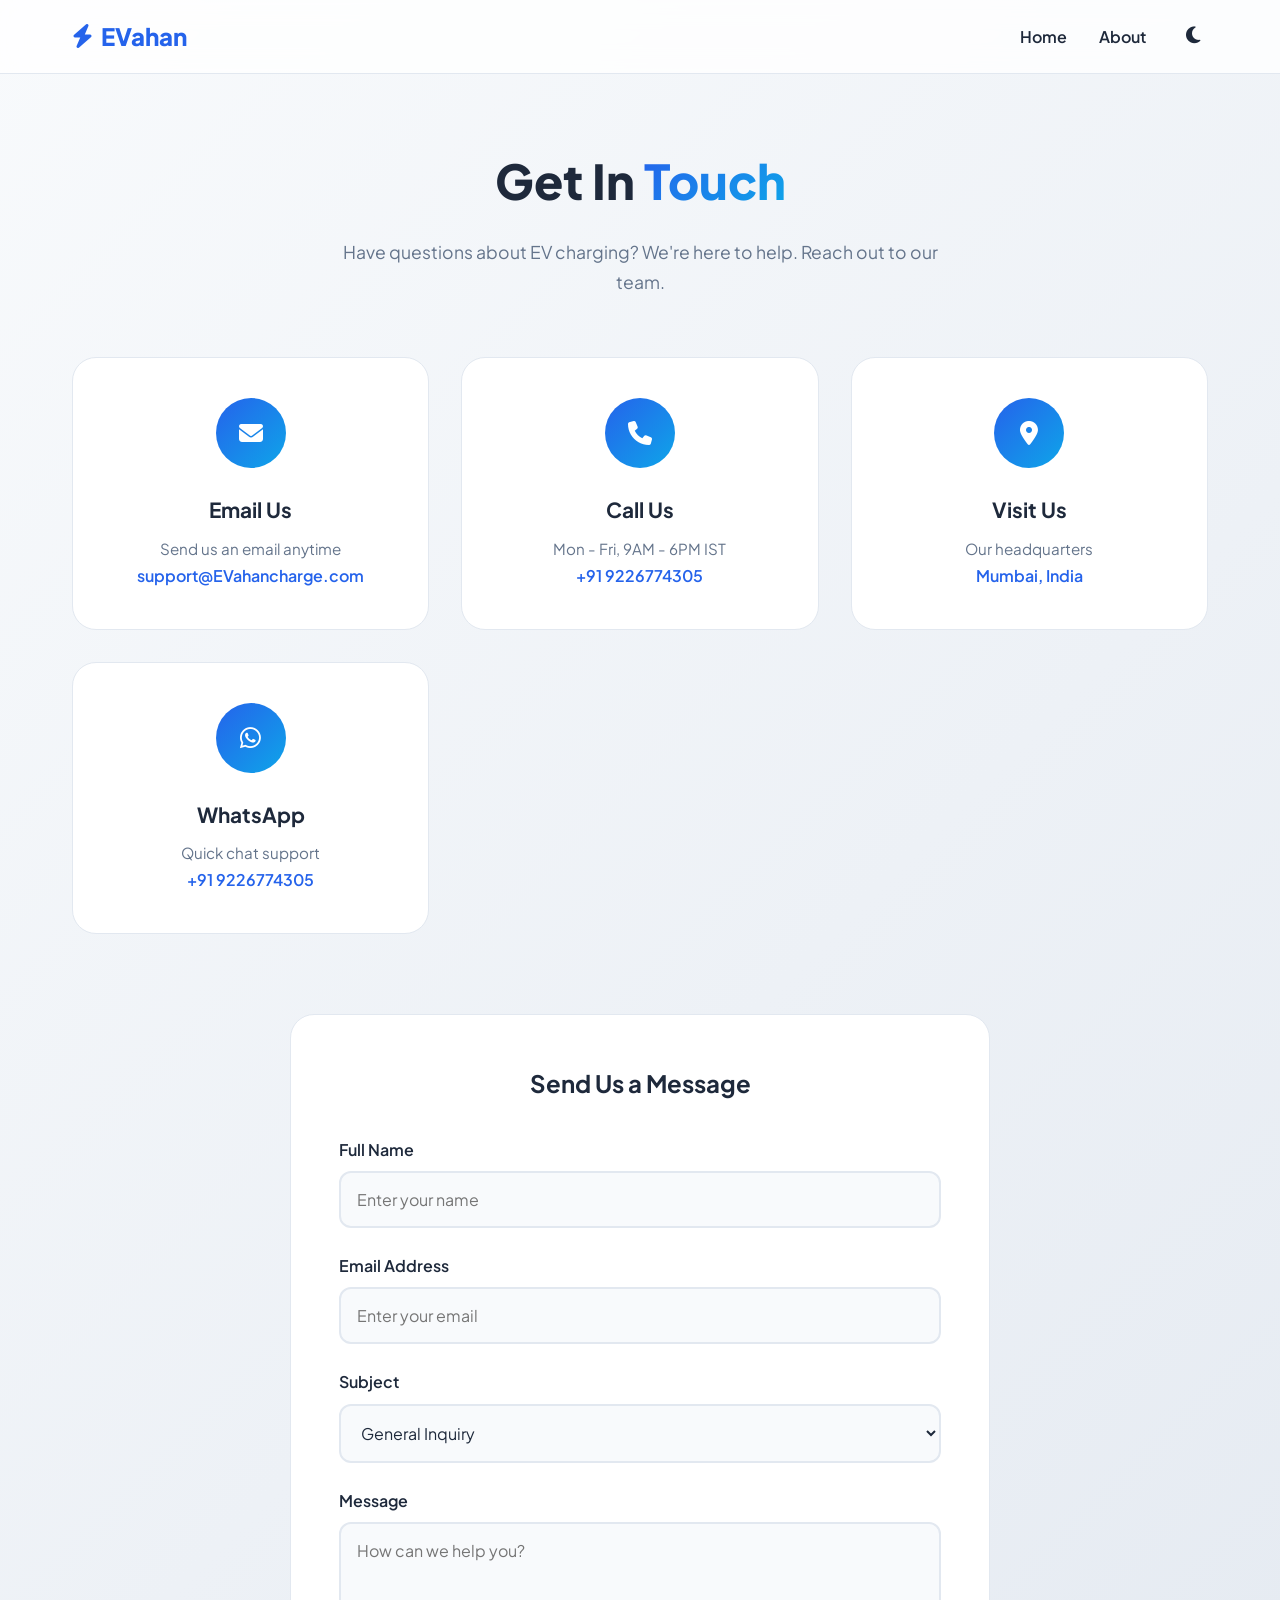
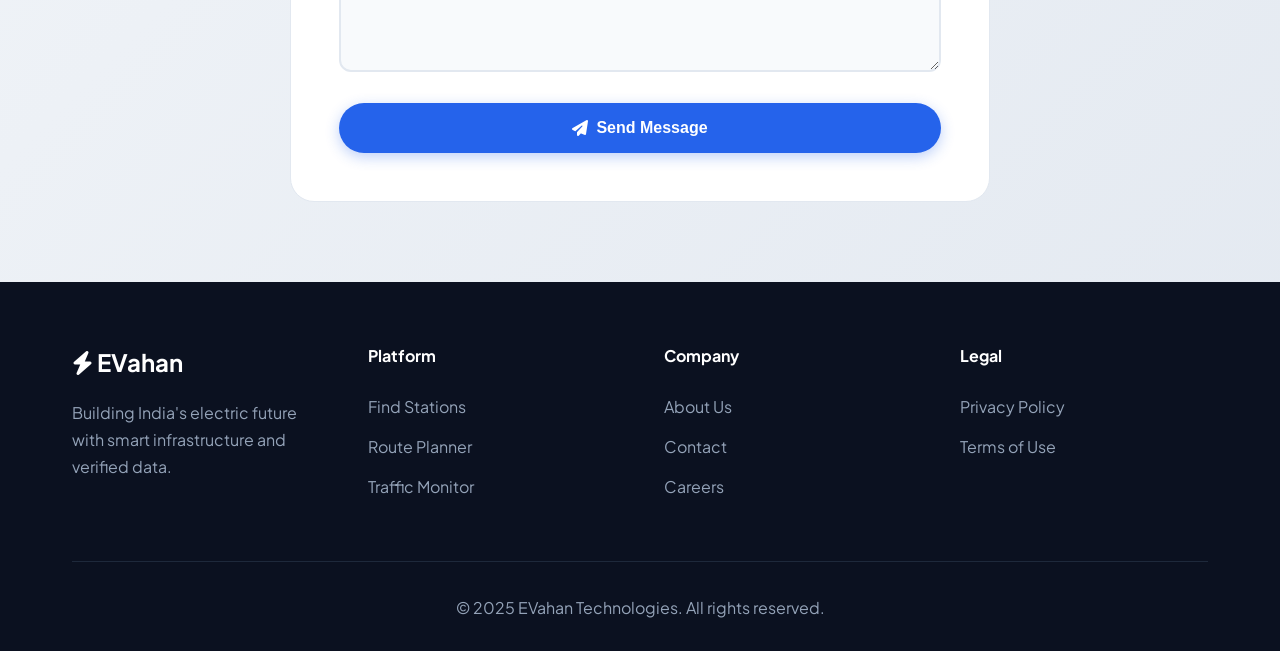
<file: contact.html>
<!DOCTYPE html>
<html lang="en" data-theme="light">
<head>
    <meta charset="UTF-8">
    <meta name="viewport" content="width=device-width, initial-scale=1.0">
    <title>Contact Us - EVahan</title>
    <link href="https://fonts.googleapis.com/css2?family=Plus+Jakarta+Sans:wght@300;400;500;600;700;800&display=swap" rel="stylesheet">
    <link rel="stylesheet" href="https://cdnjs.cloudflare.com/ajax/libs/font-awesome/6.4.0/css/all.min.css">
    <link rel="stylesheet" href="chatbot.css">
    <style>
        :root {
            --primary: #2563eb;
            --primary-dark: #1d4ed8;
            --secondary: #0ea5e9;
            --accent: #f59e0b;
            --danger: #ef4444;
            --success: #10b981;
            --dark: #0f172a;
            --light: #f8fafc;
            --surface: #ffffff;
            --border: #e2e8f0;
            --text-main: #1e293b;
            --text-muted: #64748b;
            --gradient-bg: linear-gradient(135deg, #f8fafc 0%, #e2e8f0 100%);
            --shadow-card: 0 10px 30px -5px rgba(0,0,0,0.05);
            --radius: 24px;
        }
        [data-theme="dark"] {
            --primary: #3b82f6;
            --secondary: #38bdf8;
            --dark: #f8fafc;
            --light: #0f172a;
            --surface: #1e293b;
            --border: #334155;
            --text-main: #f8fafc;
            --text-muted: #94a3b8;
            --gradient-bg: linear-gradient(135deg, #0f172a 0%, #1e293b 100%);
        }
        * { box-sizing: border-box; margin: 0; padding: 0; }
        body {
            font-family: 'Plus Jakarta Sans', sans-serif;
            background: var(--gradient-bg);
            color: var(--text-main);
            min-height: 100vh;
            line-height: 1.7;
        }
        .container { max-width: 1200px; margin: 0 auto; padding: 0 2rem; }
        /* Navbar */
        .navbar {
            position: fixed; top: 0; width: 100%; z-index: 1000;
            background: rgba(255,255,255,0.8); backdrop-filter: blur(12px);
            border-bottom: 1px solid var(--border); padding: 1rem 0;
            transition: all 0.3s;
        }
        [data-theme="dark"] .navbar { background: rgba(15, 23, 42, 0.9); }
        .nav-content { display: flex; justify-content: space-between; align-items: center; }
        .logo { 
            font-size: 1.5rem; font-weight: 800; color: var(--primary); 
            text-decoration: none; display: flex; align-items: center; gap: 8px; 
        }
        .nav-links { display: flex; gap: 2rem; align-items: center; }
        .nav-link { color: var(--text-main); text-decoration: none; font-weight: 600; transition: color 0.2s; }
        .nav-link:hover { color: var(--primary); }
        .theme-toggle {
            background: none; border: none; font-size: 1.2rem; cursor: pointer;
            color: var(--text-main); padding: 0.5rem; transition: color 0.3s;
        }
        .theme-toggle:hover { color: var(--primary); }
        /* Page Header */
        .page-header {
            padding: 140px 0 60px;
            text-align: center;
        }
        .page-header h1 {
            font-size: clamp(2rem, 5vw, 3rem);
            font-weight: 800;
            margin-bottom: 1rem;
        }
        .page-header h1 span {
            background: linear-gradient(135deg, var(--primary), var(--secondary));
            -webkit-background-clip: text;
            -webkit-text-fill-color: transparent;
        }
        .page-header p {
            color: var(--text-muted);
            font-size: 1.1rem;
            max-width: 600px;
            margin: 0 auto;
        }
        /* Contact Grid */
        .contact-section { padding: 0 0 80px; }
        .contact-grid {
            display: grid;
            grid-template-columns: repeat(auto-fit, minmax(300px, 1fr));
            gap: 2rem;
        }
        .contact-card {
            background: var(--surface);
            padding: 2.5rem;
            border-radius: var(--radius);
            border: 1px solid var(--border);
            text-align: center;
            transition: all 0.3s;
        }
        .contact-card:hover {
            transform: translateY(-5px);
            box-shadow: var(--shadow-card);
            border-color: var(--primary);
        }
        .contact-icon {
            width: 70px; height: 70px;
            background: linear-gradient(135deg, var(--primary), var(--secondary));
            border-radius: 50%;
            display: flex;
            align-items: center;
            justify-content: center;
            margin: 0 auto 1.5rem;
            font-size: 1.5rem;
            color: white;
        }
        .contact-card h3 {
            font-size: 1.3rem;
            margin-bottom: 0.5rem;
        }
        .contact-card p {
            color: var(--text-muted);
            font-size: 0.95rem;
        }
        .contact-card a {
            color: var(--primary);
            text-decoration: none;
            font-weight: 600;
        }
        .contact-card a:hover {
            text-decoration: underline;
        }
        /* Form Section */
        .form-section {
            padding: 0 0 80px;
        }
        .form-container {
            max-width: 700px;
            margin: 0 auto;
            background: var(--surface);
            padding: 3rem;
            border-radius: var(--radius);
            border: 1px solid var(--border);
        }
        .form-group { margin-bottom: 1.5rem; }
        .form-group label {
            display: block;
            margin-bottom: 0.5rem;
            font-weight: 600;
            color: var(--text-main);
        }
        .form-group input,
        .form-group textarea,
        .form-group select {
            width: 100%;
            padding: 1rem;
            border: 2px solid var(--border);
            border-radius: 12px;
            font-size: 1rem;
            font-family: inherit;
            background: var(--light);
            color: var(--text-main);
            transition: border-color 0.3s;
        }
        .form-group input:focus,
        .form-group textarea:focus,
        .form-group select:focus {
            outline: none;
            border-color: var(--primary);
        }
        .form-group textarea { min-height: 150px; resize: vertical; }
        .btn {
            display: inline-flex;
            align-items: center;
            justify-content: center;
            gap: 0.5rem;
            padding: 1rem 2rem;
            border-radius: 50px;
            font-weight: 600;
            cursor: pointer;
            border: none;
            font-size: 1rem;
        }
        .btn-primary {
            background: var(--primary);
            color: white;
            box-shadow: 0 4px 14px rgba(37,99,235,0.3);
        }
        .btn-primary:hover {
            background: var(--primary-dark);
            transform: translateY(-2px);
        }
        /* Footer */
        footer { background: #0b1120; color: #94a3b8; padding: 60px 0 30px; }
        .footer-grid { 
            display: grid; 
            grid-template-columns: repeat(auto-fit, minmax(200px, 1fr)); 
            gap: 3rem; 
            margin-bottom: 3rem;
        }
        .footer-brand h2 { color: white; margin-bottom: 1rem; }
        .footer-col h4 { color: white; margin-bottom: 1.5rem; }
        .footer-col a { 
            display: block; color: #94a3b8; text-decoration: none; 
            margin-bottom: 0.8rem; transition: color 0.2s; 
        }
        .footer-col a:hover { color: white; }
        .copyright { border-top: 1px solid #1e293b; padding-top: 2rem; text-align: center; }
        /* Responsive */
        @media (max-width: 768px) {
            .nav-links { display: none; }
            .page-header { padding: 120px 0 40px; }
            .contact-card { padding: 2rem; }
            .form-container { padding: 2rem; }
        }
    </style>
</head>
<body>
    <nav class="navbar">
        <div class="container nav-content">
            <a href="index.html" class="logo"><i class="fas fa-bolt"></i> EVahan</a>
            <div class="nav-links">
                <a href="index.html" class="nav-link">Home</a>
                <a href="about.html" class="nav-link">About</a>
                <button class="theme-toggle" onclick="toggleTheme()">
                    <i class="fas fa-moon"></i>
                </button>
            </div>
        </div>
    </nav>

    <section class="page-header">
        <div class="container">
            <h1>Get In <span>Touch</span></h1>
            <p>Have questions about EV charging? We're here to help. Reach out to our team.</p>
        </div>
    </section>

    <section class="contact-section">
        <div class="container">
            <div class="contact-grid">
                <div class="contact-card">
                    <div class="contact-icon"><i class="fas fa-envelope"></i></div>
                    <h3>Email Us</h3>
                    <p>Send us an email anytime</p>
                    <a href="mailto:support@EVahancharge.com">support@EVahancharge.com</a>
                </div>
                <div class="contact-card">
                    <div class="contact-icon"><i class="fas fa-phone"></i></div>
                    <h3>Call Us</h3>
                    <p>Mon - Fri, 9AM - 6PM IST</p>
                    <a href="tel:+919226774305">+91 9226774305</a>
                </div>
                <div class="contact-card">
                    <div class="contact-icon"><i class="fas fa-map-marker-alt"></i></div>
                    <h3>Visit Us</h3>
                    <p>Our headquarters</p>
                    <a href="#">Mumbai, India</a>
                </div>
                <div class="contact-card">
                    <div class="contact-icon"><i class="fab fa-whatsapp"></i></div>
                    <h3>WhatsApp</h3>
                    <p>Quick chat support</p>
                    <a href="https://wa.me/9226774305">+91 9226774305</a>
                </div>
            </div>
        </div>
    </section>

    <section class="form-section">
        <div class="container">
            <div class="form-container">
                <h2 style="text-align: center; margin-bottom: 2rem;">Send Us a Message</h2>
                <form id="contactForm">
                    <div class="form-group">
                        <label for="name">Full Name</label>
                        <input type="text" id="name" name="name" required placeholder="Enter your name">
                    </div>
                    <div class="form-group">
                        <label for="email">Email Address</label>
                        <input type="email" id="email" name="email" required placeholder="Enter your email">
                    </div>
                    <div class="form-group">
                        <label for="subject">Subject</label>
                        <select id="subject" name="subject">
                            <option value="general">General Inquiry</option>
                            <option value="support">Technical Support</option>
                            <option value="partnership">Partnership</option>
                            <option value="feedback">Feedback</option>
                            <option value="other">Other</option>
                        </select>
                    </div>
                    <div class="form-group">
                        <label for="message">Message</label>
                        <textarea id="message" name="message" required placeholder="How can we help you?"></textarea>
                    </div>
                    <button type="submit" class="btn btn-primary" style="width: 100%;">
                        <i class="fas fa-paper-plane"></i> Send Message
                    </button>
                </form>
            </div>
        </div>
    </section>

    <footer>
        <div class="container">
            <div class="footer-grid">
                <div class="footer-brand">
                    <h2><i class="fas fa-bolt"></i> EVahan</h2>
                    <p>Building India's electric future with smart infrastructure and verified data.</p>
                </div>
                <div class="footer-col">
                    <h4>Platform</h4>
                    <a href="ev_search.html">Find Stations</a>
                    <a href="app_benefits.html">Route Planner</a>
                    <a href="app_benefits.html">Traffic Monitor</a>
                </div>
                <div class="footer-col">
                    <h4>Company</h4>
                    <a href="about.html">About Us</a>
                    <a href="contact.html">Contact</a>
                    <a href="careers.html">Careers</a>
                </div>
                <div class="footer-col">
                    <h4>Legal</h4>
                    <a href="privacy.html">Privacy Policy</a>
                    <a href="terms.html">Terms of Use</a>
                </div>
            </div>
            <div class="copyright">
                &copy; 2025 EVahan Technologies. All rights reserved.
            </div>
        </div>
    </footer>

    <script>
        const html = document.documentElement;
        const themeBtn = document.querySelector('.theme-toggle');
        let theme = localStorage.getItem('theme') || 'light';
        html.setAttribute('data-theme', theme);
        themeBtn.innerHTML = theme === 'dark' ? '<i class="fas fa-sun"></i>' : '<i class="fas fa-moon"></i>';

        function toggleTheme() {
            theme = theme === 'light' ? 'dark' : 'light';
            html.setAttribute('data-theme', theme);
            localStorage.setItem('theme', theme);
            themeBtn.innerHTML = theme === 'dark' ? '<i class="fas fa-sun"></i>' : '<i class="fas fa-moon"></i>';
        }

        document.getElementById('contactForm').addEventListener('submit', function (e) {
            e.preventDefault();
            alert('Thank you for your message! We will get back to you soon.');
            this.reset();
        });
    </script>
</body>
</html>
</file>
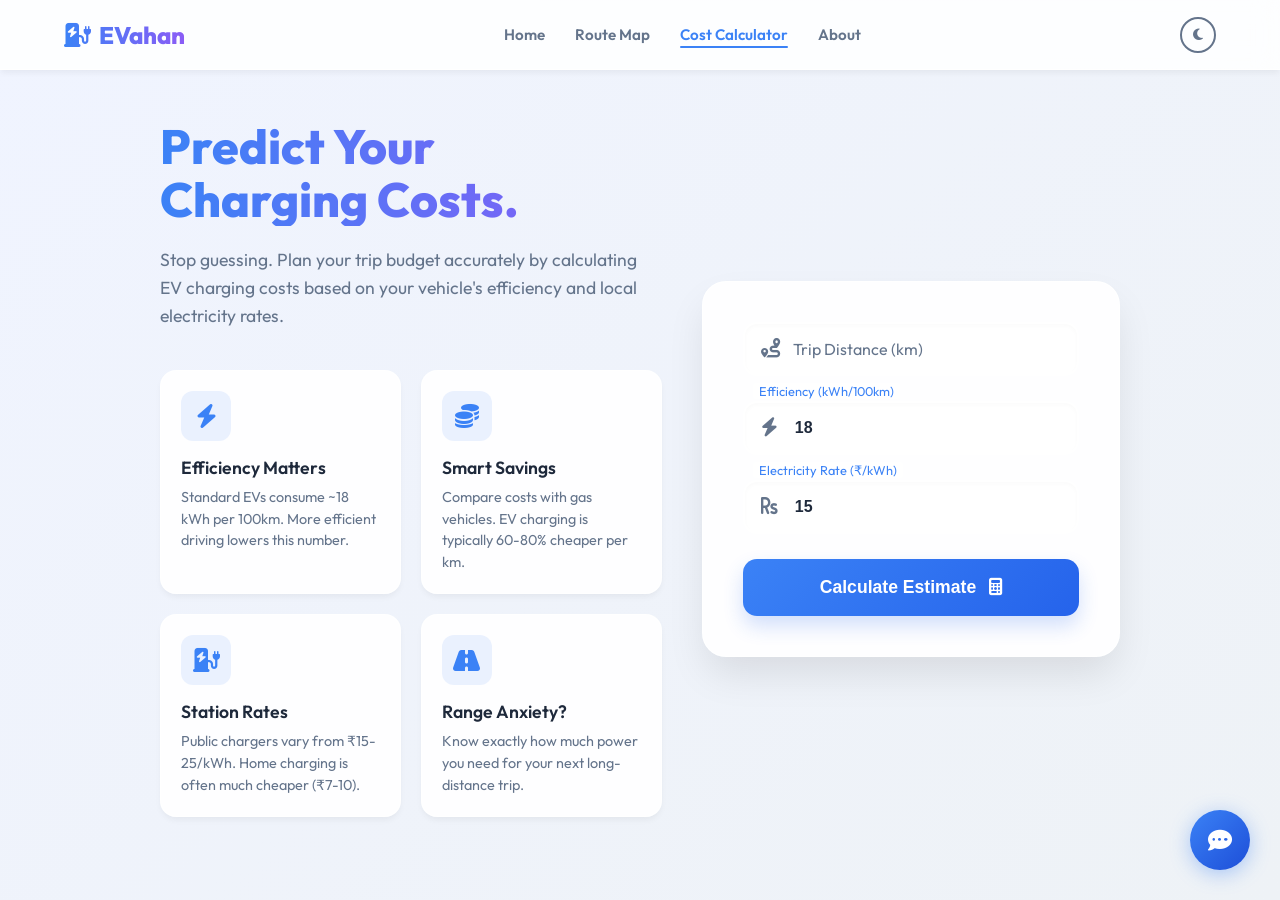
<file: ev_calculator.html>
<!DOCTYPE html>
<html lang="en" data-theme="light">
<head>
    <meta charset="UTF-8">
    <meta name="viewport" content="width=device-width, initial-scale=1.0">
    <title>Smart EV Cost Estimator - EVahan</title>
    
    <!-- Google Fonts & Icons -->
    <link href="https://fonts.googleapis.com/css2?family=Outfit:wght@300;400;500;600;700;800&display=swap" rel="stylesheet">
    <link rel="stylesheet" href="https://cdnjs.cloudflare.com/ajax/libs/font-awesome/6.4.0/css/all.min.css">
    <!-- Chatbot CSS -->
    <link rel="stylesheet" href="chatbot.css">

    <style>
        /* --- VARIABLES --- */
        :root {
            --bg-gradient: linear-gradient(135deg, #f0f4ff 0%, #eef2f6 100%);
            --nav-bg: rgba(255, 255, 255, 0.85);
            --card-bg: rgba(255, 255, 255, 0.9);
            --glass-border: 1px solid rgba(255, 255, 255, 0.8);
            --text-main: #1e293b;
            --text-muted: #64748b;
            --primary: #3b82f6;
            --primary-dark: #2563eb;
            --accent: #8b5cf6;
            --success: #10b981;
            --radius-lg: 24px;
            --radius-md: 16px;
            --shadow-lg: 0 20px 40px -5px rgba(0, 0, 0, 0.1);
            --shadow-sm: 0 4px 6px -1px rgba(0, 0, 0, 0.05);
        }

        [data-theme="dark"] {
            --bg-gradient: linear-gradient(135deg, #0f172a 0%, #1e293b 100%);
            --nav-bg: rgba(15, 23, 42, 0.85);
            --card-bg: rgba(30, 41, 59, 0.8);
            --glass-border: 1px solid rgba(255, 255, 255, 0.1);
            --text-main: #f8fafc;
            --text-muted: #94a3b8;
            --primary: #60a5fa;
            --primary-dark: #3b82f6;
            --shadow-lg: 0 20px 40px -5px rgba(0, 0, 0, 0.4);
        }

        /* --- BASE STYLES --- */
        * { box-sizing: border-box; margin: 0; padding: 0; }
        
        body {
            font-family: 'Outfit', sans-serif;
            background: var(--bg-gradient);
            color: var(--text-main);
            min-height: 100vh;
            display: flex;
            flex-direction: column;
            padding-top: 80px; /* Space for fixed navbar */
            transition: all 0.3s ease;
        }

        /* --- NAVBAR --- */
        .navbar {
            position: fixed; top: 0; left: 0; width: 100%;
            height: 70px;
            background: var(--nav-bg);
            backdrop-filter: blur(12px);
            border-bottom: var(--glass-border);
            display: flex; align-items: center; justify-content: space-between;
            padding: 0 5%;
            z-index: 1000;
            box-shadow: var(--shadow-sm);
            transition: background 0.3s;
        }

        .logo {
            font-size: 1.5rem; font-weight: 800;
            background: linear-gradient(to right, var(--primary), var(--accent));
            -webkit-background-clip: text; -webkit-text-fill-color: transparent;
            display: flex; align-items: center; gap: 8px;
        }

        .nav-links {
            display: flex; gap: 30px;
        }

        .nav-item {
            text-decoration: none; color: var(--text-muted); font-weight: 600;
            font-size: 0.95rem; transition: color 0.2s; position: relative;
        }
        .nav-item:hover, .nav-item.active { color: var(--primary); }
        .nav-item.active::after {
            content: ''; position: absolute; bottom: -4px; left: 0; width: 100%;
            height: 2px; background: var(--primary); border-radius: 2px;
        }

        .nav-actions { display: flex; align-items: center; gap: 15px; }

        .theme-toggle {
            background: transparent; border: 2px solid var(--text-muted);
            color: var(--text-muted); width: 36px; height: 36px;
            border-radius: 50%; cursor: pointer; transition: all 0.2s;
            display: flex; align-items: center; justify-content: center;
        }
        .theme-toggle:hover { border-color: var(--primary); color: var(--primary); transform: rotate(15deg); }

        /* --- MAIN LAYOUT --- */
        .main-wrapper {
            width: 100%; max-width: 1000px;
            margin: 0 auto;
            display: grid; grid-template-columns: 1.2fr 1fr;
            gap: 40px; align-items: center;
            padding: 40px 20px;
            animation: fadeIn 0.8s ease-out;
        }

        @keyframes fadeIn { from { opacity: 0; transform: translateY(20px); } to { opacity: 1; transform: translateY(0); } }

        /* --- LEFT CONTENT --- */
        .hero-title {
            font-size: 3rem; font-weight: 800; line-height: 1.1; margin-bottom: 20px;
            background: linear-gradient(to right, var(--primary), var(--accent));
            -webkit-background-clip: text; -webkit-text-fill-color: transparent;
        }
        .hero-desc { font-size: 1.1rem; line-height: 1.6; color: var(--text-muted); margin-bottom: 40px; }

        .info-grid { display: grid; grid-template-columns: 1fr 1fr; gap: 20px; }
        .info-card {
            background: var(--card-bg); padding: 20px; border-radius: var(--radius-md);
            border: var(--glass-border); box-shadow: var(--shadow-sm); transition: transform 0.2s;
        }
        .info-card:hover { transform: translateY(-5px); }
        .info-icon {
            font-size: 1.5rem; color: var(--primary); margin-bottom: 15px;
            background: rgba(59, 130, 246, 0.1); width: 50px; height: 50px;
            display: flex; align-items: center; justify-content: center; border-radius: 12px;
        }
        .info-card h3 { font-size: 1.1rem; margin-bottom: 8px; font-weight: 600; }
        .info-card p { font-size: 0.9rem; color: var(--text-muted); line-height: 1.5; }

        /* --- RIGHT CALCULATOR --- */
        .calc-card {
            background: var(--card-bg); backdrop-filter: blur(12px);
            border-radius: var(--radius-lg); padding: 2.5rem;
            box-shadow: var(--shadow-lg); border: var(--glass-border);
        }

        .input-group { position: relative; margin-bottom: 25px; }
        .input-field {
            width: 100%; padding: 16px 16px 16px 50px;
            background: rgba(255, 255, 255, 0.5);
            border: 2px solid transparent; border-radius: 14px;
            font-size: 1rem; font-weight: 600; color: var(--text-main);
            box-shadow: inset 0 2px 4px rgba(0,0,0,0.02); transition: all 0.3s;
        }
        [data-theme="dark"] .input-field { background: rgba(0,0,0,0.2); }
        .input-field:focus { outline: none; background: var(--card-bg); border-color: var(--primary); box-shadow: 0 0 0 4px rgba(59, 130, 246, 0.15); }
        .input-icon { position: absolute; left: 18px; top: 50%; transform: translateY(-50%); color: var(--text-muted); font-size: 1.2rem; }
        .input-field:focus + .input-icon { color: var(--primary); }
        .floating-label {
            position: absolute; left: 50px; top: 50%; transform: translateY(-50%);
            color: var(--text-muted); font-size: 1rem; pointer-events: none; transition: all 0.3s ease;
        }
        .input-field:focus ~ .floating-label, .input-field:not(:placeholder-shown) ~ .floating-label {
            top: -10px; left: 10px; font-size: 0.8rem; color: var(--primary);
            background: var(--card-bg); padding: 0 6px; border-radius: 4px;
        }

        .calc-btn {
            width: 100%; padding: 18px;
            background: linear-gradient(135deg, var(--primary), var(--primary-dark));
            color: white; border: none; border-radius: 14px;
            font-size: 1.1rem; font-weight: 700; cursor: pointer;
            box-shadow: 0 10px 20px rgba(37, 99, 235, 0.2); transition: all 0.3s;
        }
        .calc-btn:hover { transform: translateY(-3px); box-shadow: 0 15px 30px rgba(37, 99, 235, 0.3); }

        .result-panel {
            margin-top: 30px; padding: 25px;
            background: rgba(16, 185, 129, 0.08); border: 2px dashed var(--success);
            border-radius: 16px; text-align: center; display: none;
            animation: popIn 0.4s cubic-bezier(0.175, 0.885, 0.32, 1.275);
        }
        @keyframes popIn { from { opacity: 0; transform: scale(0.9); } to { opacity: 1; transform: scale(1); } }

        .cost-display { font-size: 3rem; font-weight: 800; color: var(--success); margin: 10px 0; }
        .stat-row { display: flex; justify-content: space-between; margin-top: 15px; padding-top: 15px; border-top: 1px solid rgba(0,0,0,0.05); }

        /* --- CHATBOT STYLES --- */
        .chatbot-container { position: fixed; bottom: 30px; right: 30px; z-index: 2000; display: flex; flex-direction: column; align-items: flex-end; }
        
        .chat-btn {
            width: 60px; height: 60px; border-radius: 50%;
            background: var(--primary); color: white; border: none;
            font-size: 1.5rem; cursor: pointer;
            box-shadow: 0 10px 25px rgba(37, 99, 235, 0.4);
            transition: transform 0.3s;
            display: flex; align-items: center; justify-content: center;
        }
        .chat-btn:hover { transform: scale(1.1); }

        .chat-window {
            width: 320px; height: 400px;
            background: var(--card-bg); border: var(--glass-border);
            backdrop-filter: blur(15px); border-radius: 20px;
            box-shadow: var(--shadow-lg); margin-bottom: 15px;
            display: none; flex-direction: column; overflow: hidden;
            transform-origin: bottom right; animation: expandChat 0.3s ease-out;
        }
        @keyframes expandChat { from { transform: scale(0); opacity: 0; } to { transform: scale(1); opacity: 1; } }

        .chat-header {
            background: linear-gradient(135deg, var(--primary), var(--primary-dark));
            padding: 15px; color: white; font-weight: 700; display: flex; align-items: center; gap: 10px;
        }
        .chat-body { flex: 1; padding: 15px; overflow-y: auto; font-size: 0.9rem; }
        .bot-msg { background: rgba(59, 130, 246, 0.1); padding: 10px; border-radius: 10px 10px 10px 0; margin-bottom: 10px; color: var(--text-main); }
        .chat-input-area { padding: 10px; border-top: 1px solid rgba(0,0,0,0.1); display: flex; gap: 5px; }
        .chat-input { flex: 1; padding: 8px; border-radius: 20px; border: 1px solid var(--text-muted); background: transparent; color: var(--text-main); }
        .send-btn { background: none; border: none; color: var(--primary); cursor: pointer; font-size: 1.2rem; }

        /* --- RESPONSIVE --- */
        @media (max-width: 1200px) {
            .main-wrapper { max-width: 900px; gap: 30px; padding: 30px 15px; }
            .hero-title { font-size: 2.5rem; }
        }

        @media (max-width: 992px) {
            .main-wrapper { grid-template-columns: 1fr; gap: 30px; }
            .content-side { order: 2; text-align: center; }
            .calc-card { order: 1; padding: 2rem; }
            .hero-title { font-size: 2.3rem; }
            .info-grid { grid-template-columns: 1fr; gap: 15px; }
        }

        @media (max-width: 850px) {
            .navbar { padding: 0 20px; height: 60px; }
            .nav-links { display: none; } /* Hide links on mobile for simplicity */
            .nav-toggle { display: block; background: none; border: none; color: var(--text-main); font-size: 1.5rem; cursor: pointer; }
            .main-wrapper { padding-top: 20px; }
            .hero-title { font-size: 2.2rem; }
            .hero-desc { font-size: 1rem; }
            .calc-card { padding: 1.5rem; }
            .input-field { padding: 14px 14px 14px 45px; font-size: 0.95rem; }
            .input-icon { left: 16px; font-size: 1.1rem; }
            .floating-label { left: 45px; font-size: 0.9rem; }
            .calc-btn { padding: 16px; font-size: 1rem; }
        }

        @media (max-width: 768px) {
            body { padding-top: 70px; }
            .navbar { padding: 0 15px; }
            .logo { font-size: 1.3rem; }
            .main-wrapper { padding: 20px 10px; }
            .hero-title { font-size: 2rem; line-height: 1.2; }
            .hero-desc { font-size: 0.95rem; margin-bottom: 30px; }
            .info-card { padding: 15px; }
            .info-icon { width: 45px; height: 45px; font-size: 1.3rem; }
            .info-card h3 { font-size: 1rem; }
            .info-card p { font-size: 0.85rem; }
            .calc-card { padding: 1.2rem; border-radius: 16px; }
            .input-group { margin-bottom: 20px; }
            .calc-btn { padding: 14px; font-size: 0.95rem; }
            .result-panel { padding: 20px; margin-top: 25px; }
            .cost-display { font-size: 2.5rem; }
            .stat-row { flex-direction: column; gap: 10px; align-items: center; }
            .chat-window { width: 280px; height: 350px; }
            #chat-toggle-btn { width: 55px; height: 55px; font-size: 1.3rem; bottom: 25px; right: 15px; }
        }

        @media (max-width: 576px) {
            .navbar { height: 60px; }
            .main-wrapper { padding: 15px 8px; }
            .hero-title { font-size: 1.8rem; }
            .hero-desc { font-size: 0.9rem; margin-bottom: 25px; }
            .info-grid { gap: 12px; }
            .info-card { padding: 12px; }
            .info-icon { width: 40px; height: 40px; font-size: 1.2rem; margin-bottom: 10px; }
            .info-card h3 { font-size: 0.95rem; margin-bottom: 6px; }
            .info-card p { font-size: 0.8rem; }
            .calc-card { padding: 1rem; }
            .input-field { padding: 12px 12px 12px 40px; font-size: 0.9rem; }
            .input-icon { left: 14px; font-size: 1rem; }
            .floating-label { left: 40px; font-size: 0.8rem; }
            .calc-btn { padding: 12px; font-size: 0.9rem; }
            .result-panel { padding: 15px; margin-top: 20px; }
            .cost-display { font-size: 2rem; }
            .chat-window { width: 250px; height: 300px; }
            #chat-toggle-btn { width: 50px; height: 50px; font-size: 1.2rem; bottom: 20px; right: 10px; }
        }

        @media (max-width: 480px) {
            body { padding-top: 65px; }
            .navbar { padding: 0 10px; }
            .logo { font-size: 1.2rem; }
            .main-wrapper { padding: 10px 5px; }
            .hero-title { font-size: 1.6rem; }
            .hero-desc { font-size: 0.85rem; margin-bottom: 20px; }
            .info-card { padding: 10px; }
            .info-icon { width: 35px; height: 35px; font-size: 1.1rem; margin-bottom: 8px; }
            .info-card h3 { font-size: 0.9rem; margin-bottom: 4px; }
            .info-card p { font-size: 0.75rem; }
            .calc-card { padding: 0.8rem; border-radius: 12px; }
            .input-group { margin-bottom: 15px; }
            .input-field { padding: 10px 10px 10px 35px; font-size: 0.85rem; }
            .input-icon { left: 12px; font-size: 0.9rem; }
            .floating-label { left: 35px; font-size: 0.75rem; }
            .calc-btn { padding: 10px; font-size: 0.85rem; }
            .result-panel { padding: 12px; margin-top: 15px; border-radius: 12px; }
            .cost-display { font-size: 1.8rem; }
            .chat-window { width: 220px; height: 280px; }
            .chat-header { padding: 12px; font-size: 0.9rem; }
            .chat-body { padding: 12px; font-size: 0.8rem; }
            .chat-input-area { padding: 8px; }
            .chat-input { padding: 6px; font-size: 0.8rem; }
            #chat-toggle-btn { width: 45px; height: 45px; font-size: 1.1rem; bottom: 15px; right: 8px; }
        }
    </style>
</head>
<body>

    <!-- NAVBAR -->
    <nav class="navbar">
        <a href="#" class="logo">
            <i class="fas fa-charging-station"></i> EVahan
        </a>
        <div class="nav-links">
            <a href="index.html" class="nav-item">Home</a>
            <a href="app_benefits.html" class="nav-item">Route Map</a>
            <a href="#" class="nav-item active">Cost Calculator</a>
            <a href="about.html" class="nav-item">About</a>
        </div>
        <div class="nav-actions">
            <button id="theme-btn" class="theme-toggle" title="Toggle Theme"><i class="fas fa-moon"></i></button>
        </div>
    </nav>

    <!-- MAIN CONTENT -->
    <div class="main-wrapper">
        
        <!-- LEFT: Information Side -->
        <section class="content-side">
            <h1 class="hero-title">Predict Your<br>Charging Costs.</h1>
            <p class="hero-desc">
                Stop guessing. Plan your trip budget accurately by calculating EV charging costs based on your vehicle's efficiency and local electricity rates.
            </p>

            <div class="info-grid">
                <div class="info-card">
                    <div class="info-icon"><i class="fas fa-bolt"></i></div>
                    <h3>Efficiency Matters</h3>
                    <p>Standard EVs consume ~18 kWh per 100km. More efficient driving lowers this number.</p>
                </div>
                <div class="info-card">
                    <div class="info-icon"><i class="fas fa-coins"></i></div>
                    <h3>Smart Savings</h3>
                    <p>Compare costs with gas vehicles. EV charging is typically 60-80% cheaper per km.</p>
                </div>
                <div class="info-card">
                    <div class="info-icon"><i class="fas fa-charging-station"></i></div>
                    <h3>Station Rates</h3>
                    <p>Public chargers vary from ₹15-25/kWh. Home charging is often much cheaper (₹7-10).</p>
                </div>
                <div class="info-card">
                    <div class="info-icon"><i class="fas fa-road"></i></div>
                    <h3>Range Anxiety?</h3>
                    <p>Know exactly how much power you need for your next long-distance trip.</p>
                </div>
            </div>
        </section>

        <!-- RIGHT: Calculator Card -->
        <section class="calc-card">
            <div class="input-group">
                <input type="number" id="distance" class="input-field" placeholder=" " inputmode="numeric">
                <i class="fas fa-route input-icon"></i>
                <label class="floating-label">Trip Distance (km)</label>
            </div>

            <div class="input-group">
                <input type="number" id="efficiency" class="input-field" value="18" placeholder=" " inputmode="numeric">
                <i class="fas fa-bolt input-icon"></i>
                <label class="floating-label">Efficiency (kWh/100km)</label>
            </div>

            <div class="input-group">
                <input type="number" id="rate" class="input-field" value="15" placeholder=" " inputmode="numeric">
                <i class="fas fa-rupee-sign input-icon"></i>
                <label class="floating-label">Electricity Rate (₹/kWh)</label>
            </div>

            <button class="calc-btn" onclick="calculateCost()">
                Calculate Estimate <i class="fas fa-calculator" style="margin-left:8px"></i>
            </button>

            <!-- Results -->
            <div id="result-panel" class="result-panel">
                <div style="font-size:0.9rem; color:var(--text-muted); font-weight:600; text-transform:uppercase;">Estimated Cost</div>
                <div class="cost-display" id="total-cost">₹0</div>
                
                <div class="stat-row">
                    <div class="stat-item">
                        <span style="font-size:0.85rem; color:var(--text-muted)">Energy Needed</span>
                        <strong id="energy-req" style="font-size:1.1rem; color:var(--text-main)">0 kWh</strong>
                    </div>
                    <div class="stat-item" style="text-align:right">
                        <span style="font-size:0.85rem; color:var(--text-muted)">Cost per km</span>
                        <strong id="cost-per-km" style="font-size:1.1rem; color:var(--text-main)">₹0.00</strong>
                    </div>
                </div>
            </div>
        </section>

    </div>

    <!-- CHATBOT -->
    <button id="chat-toggle-btn" onclick="toggleChat()">
        <i class="fas fa-comment-dots"></i>
    </button>

    <div id="chat-window" class="chat-hidden">
        <div class="chat-header">
            <span><i class="fas fa-robot"></i> EV Assistant</span>
            <button onclick="toggleChat()" class="close-chat">×</button>
        </div>
        <div id="chat-messages">
            <div class="message bot-message">Need help finding a fast charger? Ask me!</div>
        </div>
        <div class="chat-input-area">
            <input type="text" id="user-input" placeholder="Type..." onkeypress="handleEnter(event)">
            <button onclick="sendMessage()"><i class="fas fa-paper-plane"></i></button>
        </div>
    </div>

    <!-- JS LOGIC -->
    <script>
        // --- THEME LOGIC ---
        const themeBtn = document.getElementById('theme-btn');
        const html = document.documentElement;
        const savedTheme = localStorage.getItem('theme') || 'light';
        
        html.setAttribute('data-theme', savedTheme);
        themeBtn.innerHTML = savedTheme === 'dark' ? '<i class="fas fa-sun"></i>' : '<i class="fas fa-moon"></i>';

        themeBtn.addEventListener('click', () => {
            const current = html.getAttribute('data-theme');
            const newTheme = current === 'light' ? 'dark' : 'light';
            html.setAttribute('data-theme', newTheme);
            localStorage.setItem('theme', newTheme);
            themeBtn.innerHTML = newTheme === 'dark' ? '<i class="fas fa-sun"></i>' : '<i class="fas fa-moon"></i>';
        });

        // --- CALCULATOR LOGIC ---
        function calculateCost() {
            const dist = parseFloat(document.getElementById('distance').value);
            const eff = parseFloat(document.getElementById('efficiency').value);
            const rate = parseFloat(document.getElementById('rate').value);
            const btn = document.querySelector('.calc-btn');

            if (isNaN(dist) || isNaN(eff) || isNaN(rate) || dist <= 0 || eff <= 0 || rate <= 0) {
                btn.style.animation = "shake 0.4s ease";
                setTimeout(() => btn.style.animation = "", 400);
                alert('Please enter valid positive numbers for all fields.');
                return;
            }

            const energy = (dist / 100) * eff;
            const cost = energy * rate;
            const perKm = cost / dist;

            if (isNaN(cost) || cost < 0) {
                alert('Calculation error. Please check your inputs.');
                return;
            }

            const panel = document.getElementById('result-panel');
            panel.style.display = 'block';

            animateValue("total-cost", 0, cost, 1000);
            document.getElementById('energy-req').innerText = energy.toFixed(1) + " kWh";
            document.getElementById('cost-per-km').innerText = "₹" + perKm.toFixed(2);
        }

        function animateValue(id, start, end, duration) {
            const obj = document.getElementById(id);
            let startTimestamp = null;
            const step = (timestamp) => {
                if (!startTimestamp) startTimestamp = timestamp;
                const progress = Math.min((timestamp - startTimestamp) / duration, 1);
                const val = Math.floor(progress * (end - start) + start);
                obj.innerHTML = "₹" + val.toLocaleString();
                if (progress < 1) window.requestAnimationFrame(step);
                else obj.innerHTML = "₹" + end.toLocaleString('en-IN', {minimumFractionDigits: 0, maximumFractionDigits: 2});
            };
            window.requestAnimationFrame(step);
        }

        // --- CHATBOT LOGIC ---
        function toggleChat() {
            const win = document.getElementById('chat-window');
            win.style.display = win.style.display === 'flex' ? 'none' : 'flex';
        }

        function handleChat(e) {
            if(e.key === 'Enter') sendMsg();
        }

        function sendMsg() {
            const input = document.getElementById('chat-input');
            const body = document.getElementById('chat-body');
            const msg = input.value.trim();
            if(!msg) return;

            // User Message
            const userDiv = document.createElement('div');
            userDiv.className = 'bot-msg';
            userDiv.style.background = 'var(--primary)';
            userDiv.style.color = 'white';
            userDiv.style.borderRadius = '10px 10px 0 10px';
            userDiv.style.alignSelf = 'flex-end';
            userDiv.innerText = msg;
            body.appendChild(userDiv);
            
            input.value = '';
            body.scrollTop = body.scrollHeight;

            // Simulated Reply
            setTimeout(() => {
                const botDiv = document.createElement('div');
                botDiv.className = 'bot-msg';
                botDiv.innerText = "That's a great question! For specific charging locations, try using our Route Map page.";
                body.appendChild(botDiv);
                body.scrollTop = body.scrollHeight;
            }, 1000);
        }

        // Add shake keyframes
        const styleSheet = document.createElement("style");
        styleSheet.innerText = `@keyframes shake { 0%, 100% { transform: translateX(0); } 25% { transform: translateX(-5px); } 75% { transform: translateX(5px); } }`;
        document.head.appendChild(styleSheet);
    </script>

    <!-- Chatbot Script -->
    <script src="chatbot.js"></script>
</body>
</html>
</file>
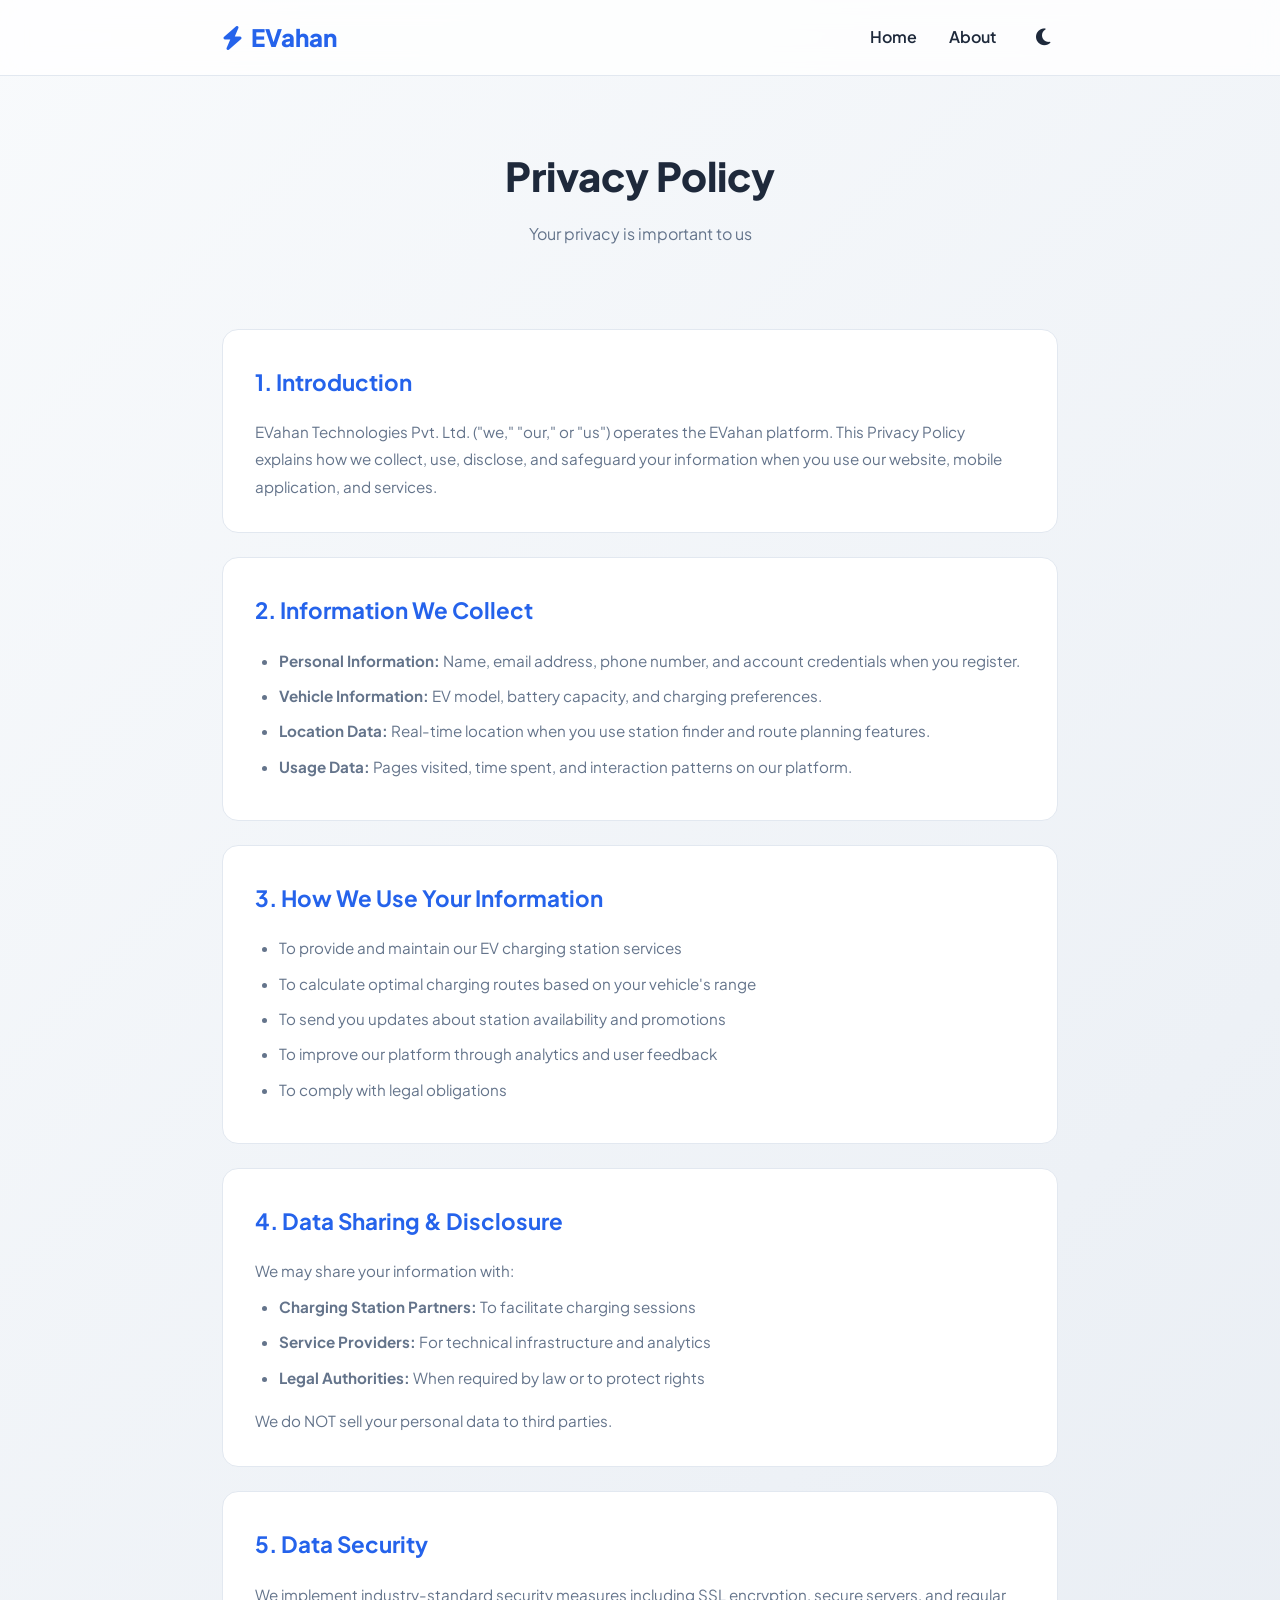
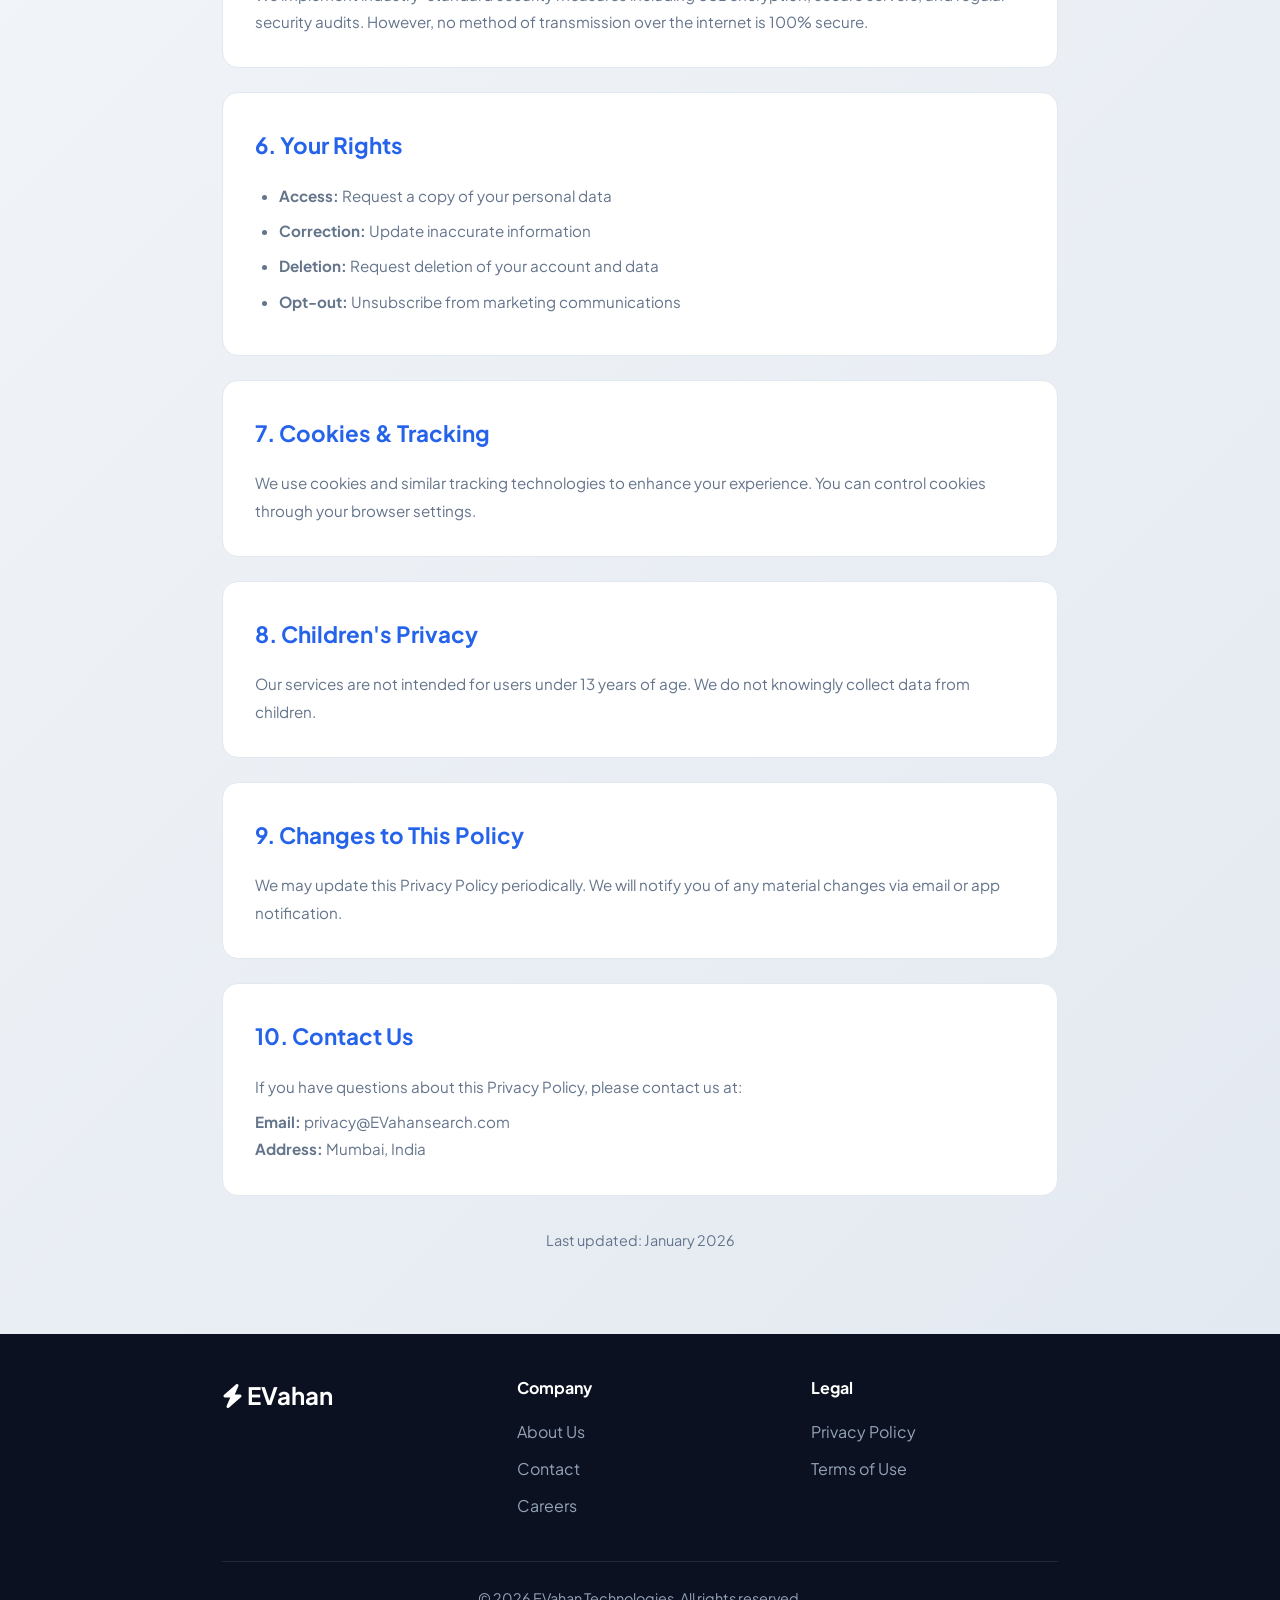
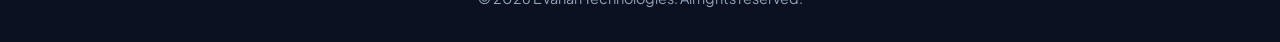
<file: privacy.html>
<!DOCTYPE html>
<html lang="en" data-theme="light">
<head>
    <meta charset="UTF-8">
    <meta name="viewport" content="width=device-width, initial-scale=1.0">
<title>Privacy Policy - EVahan</title>
    <link href="https://fonts.googleapis.com/css2?family=Plus+Jakarta+Sans:wght@300;400;500;600;700;800&display=swap" rel="stylesheet">
    <link rel="stylesheet" href="https://cdnjs.cloudflare.com/ajax/libs/font-awesome/6.4.0/css/all.min.css">
    <style>
        :root {
            --primary: #2563eb;
            --primary-dark: #1d4ed8;
            --secondary: #0ea5e9;
            --dark: #0f172a;
            --light: #f8fafc;
            --surface: #ffffff;
            --border: #e2e8f0;
            --text-main: #1e293b;
            --text-muted: #64748b;
            --gradient-bg: linear-gradient(135deg, #f8fafc 0%, #e2e8f0 100%);
        }
        [data-theme="dark"] {
            --primary: #3b82f6;
            --secondary: #38bdf8;
            --dark: #f8fafc;
            --light: #0f172a;
            --surface: #1e293b;
            --border: #334155;
            --text-main: #f8fafc;
            --text-muted: #94a3b8;
            --gradient-bg: linear-gradient(135deg, #0f172a 0%, #1e293b 100%);
        }
        * { box-sizing: border-box; margin: 0; padding: 0; }
        body {
            font-family: 'Plus Jakarta Sans', sans-serif;
            background: var(--gradient-bg);
            color: var(--text-main);
            line-height: 1.8;
        }
        .container { max-width: 900px; margin: 0 auto; padding: 0 2rem; }
        
        .navbar {
            position: fixed; top: 0; width: 100%; z-index: 1000;
            background: rgba(255,255,255,0.8); backdrop-filter: blur(12px);
            border-bottom: 1px solid var(--border); padding: 1rem 0;
        }
        [data-theme="dark"] .navbar { background: rgba(15, 23, 42, 0.9); }
        .nav-content { display: flex; justify-content: space-between; align-items: center; }
        .logo { 
            font-size: 1.5rem; font-weight: 800; color: var(--primary); 
            text-decoration: none; display: flex; align-items: center; gap: 8px; 
        }
        .nav-links { display: flex; gap: 2rem; align-items: center; }
        .nav-link { color: var(--text-main); text-decoration: none; font-weight: 600; }
        .nav-link:hover { color: var(--primary); }
        .theme-toggle {
            background: none; border: none; font-size: 1.2rem; cursor: pointer;
            color: var(--text-main); padding: 0.5rem;
        }

        .page-header {
            padding: 140px 0 40px;
            text-align: center;
        }
        .page-header h1 {
            font-size: clamp(2rem, 5vw, 2.5rem);
            font-weight: 800;
            margin-bottom: 0.5rem;
        }
        .page-header p {
            color: var(--text-muted);
        }

        .content { padding: 40px 0 80px; }
        
        .policy-section {
            background: var(--surface);
            padding: 2rem;
            border-radius: 16px;
            border: 1px solid var(--border);
            margin-bottom: 1.5rem;
        }
        .policy-section h2 {
            font-size: 1.4rem;
            margin-bottom: 1rem;
            color: var(--primary);
        }
        .policy-section p, .policy-section li {
            color: var(--text-muted);
            font-size: 0.95rem;
        }
        .policy-section ul {
            margin-left: 1.5rem;
            margin-top: 0.5rem;
        }
        .policy-section li {
            margin-bottom: 0.5rem;
        }

        .last-updated {
            text-align: center;
            color: var(--text-muted);
            font-size: 0.9rem;
            margin-top: 2rem;
        }

        footer { background: #0b1120; color: #94a3b8; padding: 40px 0 30px; }
        .footer-grid { 
            display: grid; 
            grid-template-columns: repeat(auto-fit, minmax(200px, 1fr)); 
            gap: 3rem; 
            margin-bottom: 2rem;
        }
        .footer-brand h2 { color: white; margin-bottom: 1rem; }
        .footer-col h4 { color: white; margin-bottom: 1rem; }
        .footer-col a { 
            display: block; color: #94a3b8; text-decoration: none; 
            margin-bottom: 0.5rem; 
        }
        .footer-col a:hover { color: white; }
        .copyright { border-top: 1px solid #1e293b; padding-top: 1.5rem; text-align: center; font-size: 0.9rem; }

        @media (max-width: 768px) {
            .nav-links { display: none; }
            .page-header { padding: 120px 0 30px; }
            .policy-section { padding: 1.5rem; }
        }
    </style>
</head>
<body>
    <nav class="navbar">
        <div class="container nav-content">
<a href="index.html" class="logo"><i class="fas fa-bolt"></i> EVahan</a>

            <div class="nav-links">
                <a href="index.html" class="nav-link">Home</a>

                <a href="about.html" class="nav-link">About</a>

                <button class="theme-toggle" onclick="toggleTheme()">
                    <i class="fas fa-moon"></i>
                </button>
            </div>
        </div>
    </nav>

    <section class="page-header">
        <div class="container">
            <h1>Privacy Policy</h1>
            <p>Your privacy is important to us</p>
        </div>
    </section>

    <section class="content">
        <div class="container">
            <div class="policy-section">
<h2>1. Introduction</h2>
                <p>EVahan Technologies Pvt. Ltd. ("we," "our," or "us") operates the EVahan platform. This Privacy Policy explains how we collect, use, disclose, and safeguard your information when you use our website, mobile application, and services.</p>
            </div>

            <div class="policy-section">
                <h2>2. Information We Collect</h2>
                <ul>
                    <li><strong>Personal Information:</strong> Name, email address, phone number, and account credentials when you register.</li>
                    <li><strong>Vehicle Information:</strong> EV model, battery capacity, and charging preferences.</li>
                    <li><strong>Location Data:</strong> Real-time location when you use station finder and route planning features.</li>
                    <li><strong>Usage Data:</strong> Pages visited, time spent, and interaction patterns on our platform.</li>
                </ul>
            </div>

            <div class="policy-section">
                <h2>3. How We Use Your Information</h2>
                <ul>
                    <li>To provide and maintain our EV charging station services</li>
                    <li>To calculate optimal charging routes based on your vehicle's range</li>
                    <li>To send you updates about station availability and promotions</li>
                    <li>To improve our platform through analytics and user feedback</li>
                    <li>To comply with legal obligations</li>
                </ul>
            </div>

            <div class="policy-section">
                <h2>4. Data Sharing & Disclosure</h2>
                <p>We may share your information with:</p>
                <ul>
                    <li><strong>Charging Station Partners:</strong> To facilitate charging sessions</li>
                    <li><strong>Service Providers:</strong> For technical infrastructure and analytics</li>
                    <li><strong>Legal Authorities:</strong> When required by law or to protect rights</li>
                </ul>
                <p style="margin-top: 1rem;">We do NOT sell your personal data to third parties.</p>
            </div>

            <div class="policy-section">
                <h2>5. Data Security</h2>
                <p>We implement industry-standard security measures including SSL encryption, secure servers, and regular security audits. However, no method of transmission over the internet is 100% secure.</p>
            </div>

            <div class="policy-section">
                <h2>6. Your Rights</h2>
                <ul>
                    <li><strong>Access:</strong> Request a copy of your personal data</li>
                    <li><strong>Correction:</strong> Update inaccurate information</li>
                    <li><strong>Deletion:</strong> Request deletion of your account and data</li>
                    <li><strong>Opt-out:</strong> Unsubscribe from marketing communications</li>
                </ul>
            </div>

            <div class="policy-section">
                <h2>7. Cookies & Tracking</h2>
                <p>We use cookies and similar tracking technologies to enhance your experience. You can control cookies through your browser settings.</p>
            </div>

            <div class="policy-section">
                <h2>8. Children's Privacy</h2>
                <p>Our services are not intended for users under 13 years of age. We do not knowingly collect data from children.</p>
            </div>

            <div class="policy-section">
                <h2>9. Changes to This Policy</h2>
                <p>We may update this Privacy Policy periodically. We will notify you of any material changes via email or app notification.</p>
            </div>

            <div class="policy-section">
                <h2>10. Contact Us</h2>
                <p>If you have questions about this Privacy Policy, please contact us at:</p>
                <p style="margin-top: 0.5rem;">
                    <strong>Email:</strong> privacy@EVahansearch.com<br>
                    <strong>Address:</strong> Mumbai, India
                </p>
            </div>

            <p class="last-updated">Last updated: January 2026</p>
        </div>
    </section>

    <footer>
        <div class="container">
            <div class="footer-grid">
                <div class="footer-brand">
<h2><i class="fas fa-bolt"></i> EVahan</h2>
                </div>
                <div class="footer-col">
                    <h4>Company</h4>
                    <a href="about.html">About Us</a>

                    <a href="contact.html">Contact</a>

                    <a href="careers.html">Careers</a>

                </div>
                <div class="footer-col">
                    <h4>Legal</h4>
                    <a href="privacy.html">Privacy Policy</a>

                    <a href="terms.html">Terms of Use</a>

                </div>
            </div>
            <div class="copyright">
&copy; 2026 EVahan Technologies. All rights reserved.
            </div>
        </div>
    </footer>

    <script>
        const html = document.documentElement;
        const themeBtn = document.querySelector('.theme-toggle');
        let theme = localStorage.getItem('theme') || 'light';
        html.setAttribute('data-theme', theme);
        themeBtn.innerHTML = theme === 'dark' ? '<i class="fas fa-sun"></i>' : '<i class="fas fa-moon"></i>';
        
        function toggleTheme() {
            theme = theme === 'light' ? 'dark' : 'light';
            html.setAttribute('data-theme', theme);
            localStorage.setItem('theme', theme);
            themeBtn.innerHTML = theme === 'dark' ? '<i class="fas fa-sun"></i>' : '<i class="fas fa-moon"></i>';
        }
    </script>
</body>
</html>
</file>
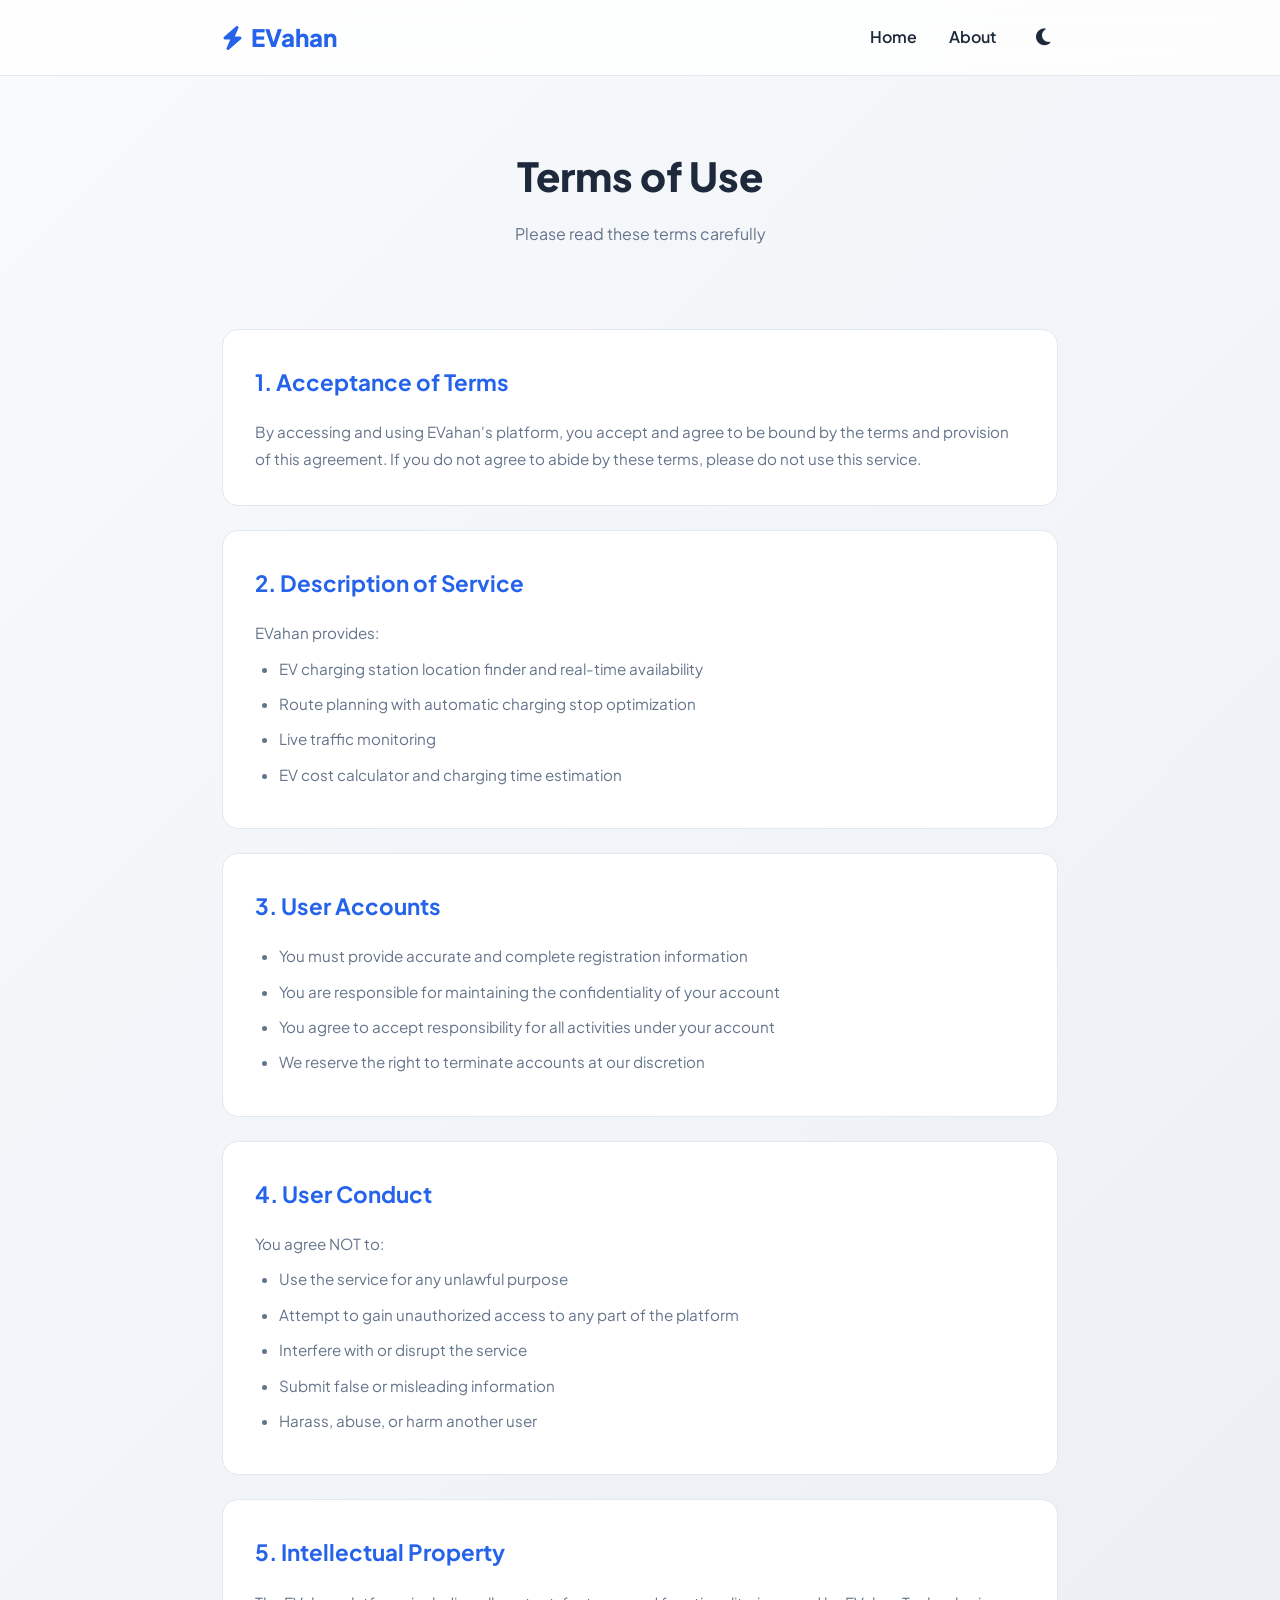
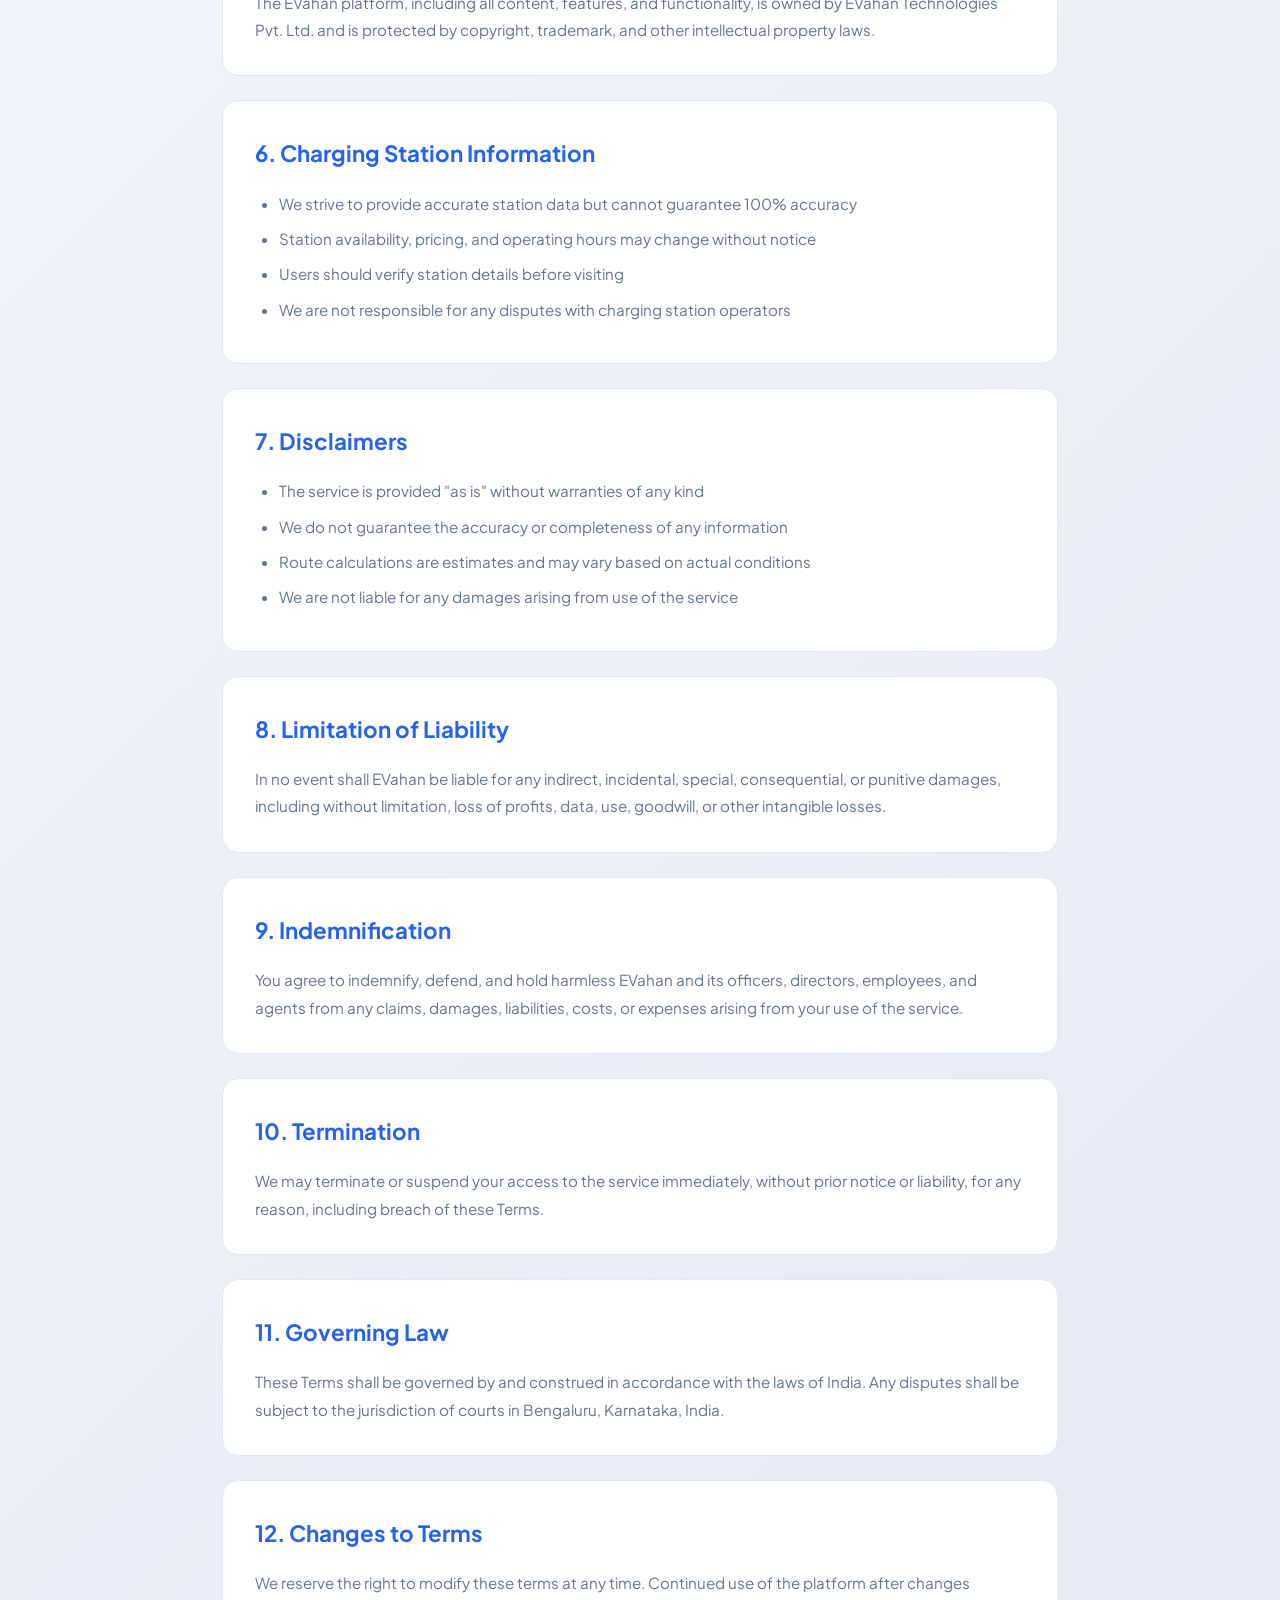
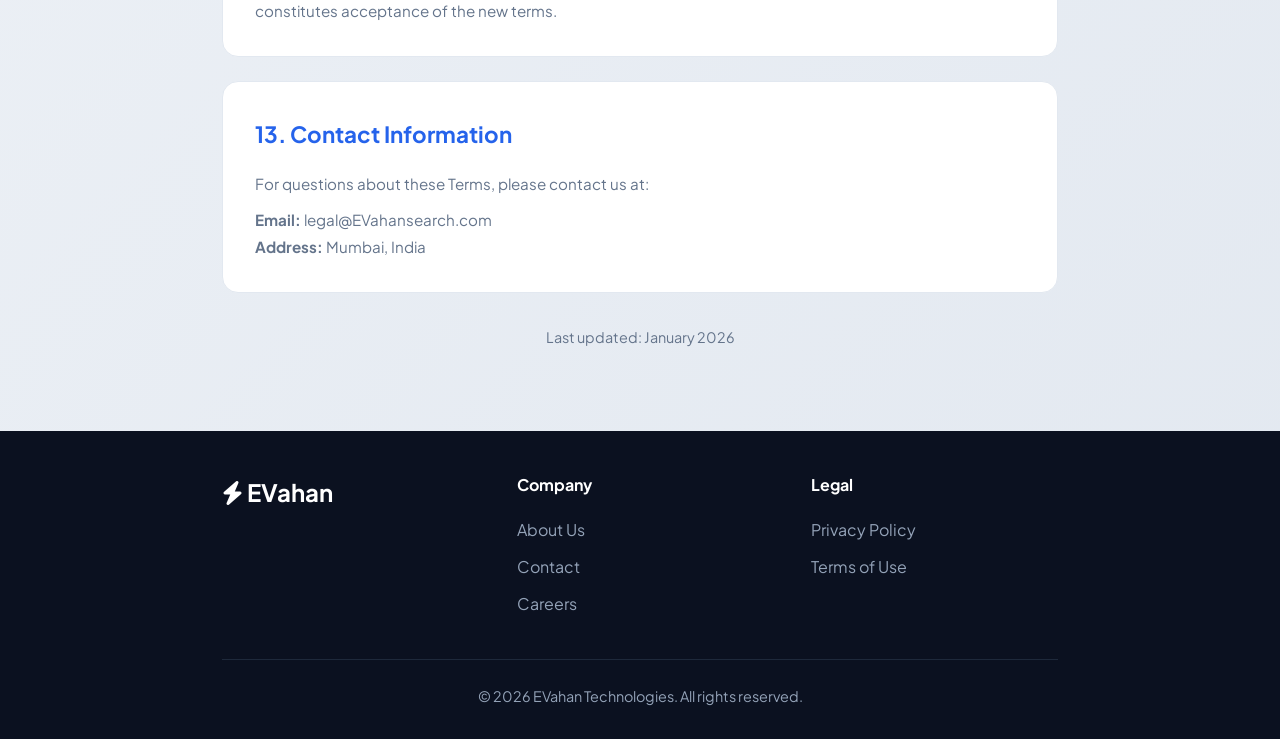
<file: terms.html>
<!DOCTYPE html>
<html lang="en" data-theme="light">
<head>
    <meta charset="UTF-8">
    <meta name="viewport" content="width=device-width, initial-scale=1.0">
<title>Terms of Use - EVahan</title>
    <link href="https://fonts.googleapis.com/css2?family=Plus+Jakarta+Sans:wght@300;400;500;600;700;800&display=swap" rel="stylesheet">
    <link rel="stylesheet" href="https://cdnjs.cloudflare.com/ajax/libs/font-awesome/6.4.0/css/all.min.css">
    <style>
        :root {
            --primary: #2563eb;
            --primary-dark: #1d4ed8;
            --secondary: #0ea5e9;
            --dark: #0f172a;
            --light: #f8fafc;
            --surface: #ffffff;
            --border: #e2e8f0;
            --text-main: #1e293b;
            --text-muted: #64748b;
            --gradient-bg: linear-gradient(135deg, #f8fafc 0%, #e2e8f0 100%);
        }
        [data-theme="dark"] {
            --primary: #3b82f6;
            --secondary: #38bdf8;
            --dark: #f8fafc;
            --light: #0f172a;
            --surface: #1e293b;
            --border: #334155;
            --text-main: #f8fafc;
            --text-muted: #94a3b8;
            --gradient-bg: linear-gradient(135deg, #0f172a 0%, #1e293b 100%);
        }
        * { box-sizing: border-box; margin: 0; padding: 0; }
        body {
            font-family: 'Plus Jakarta Sans', sans-serif;
            background: var(--gradient-bg);
            color: var(--text-main);
            line-height: 1.8;
        }
        .container { max-width: 900px; margin: 0 auto; padding: 0 2rem; }

        .navbar {
            position: fixed; top: 0; width: 100%; z-index: 1000;
            background: rgba(255,255,255,0.8); backdrop-filter: blur(12px);
            border-bottom: 1px solid var(--border); padding: 1rem 0;
        }
        [data-theme="dark"] .navbar { background: rgba(15, 23, 42, 0.9); }
        .nav-content { display: flex; justify-content: space-between; align-items: center; }
        .logo {
            font-size: 1.5rem; font-weight: 800; color: var(--primary);
            text-decoration: none; display: flex; align-items: center; gap: 8px;
        }
        .nav-links { display: flex; gap: 2rem; align-items: center; }
        .nav-link { color: var(--text-main); text-decoration: none; font-weight: 600; }
        .nav-link:hover { color: var(--primary); }
        .theme-toggle {
            background: none; border: none; font-size: 1.2rem; cursor: pointer;
            color: var(--text-main); padding: 0.5rem;
        }

        .page-header {
            padding: 140px 0 40px;
            text-align: center;
        }
        .page-header h1 {
            font-size: clamp(2rem, 5vw, 2.5rem);
            font-weight: 800;
            margin-bottom: 0.5rem;
        }
        .page-header p { color: var(--text-muted); }

        .content { padding: 40px 0 80px; }

        .policy-section {
            background: var(--surface);
            padding: 2rem;
            border-radius: 16px;
            border: 1px solid var(--border);
            margin-bottom: 1.5rem;
        }
        .policy-section h2 {
            font-size: 1.4rem;
            margin-bottom: 1rem;
            color: var(--primary);
        }
        .policy-section p, .policy-section li {
            color: var(--text-muted);
            font-size: 0.95rem;
        }
        .policy-section ul { margin-left: 1.5rem; margin-top: 0.5rem; }
        .policy-section li { margin-bottom: 0.5rem; }

        .last-updated {
            text-align: center;
            color: var(--text-muted);
            font-size: 0.9rem;
            margin-top: 2rem;
        }

        footer { background: #0b1120; color: #94a3b8; padding: 40px 0 30px; }
        .footer-grid {
            display: grid;
            grid-template-columns: repeat(auto-fit, minmax(200px, 1fr));
            gap: 3rem;
            margin-bottom: 2rem;
        }
        .footer-brand h2 { color: white; margin-bottom: 1rem; }
        .footer-col h4 { color: white; margin-bottom: 1rem; }
        .footer-col a {
            display: block; color: #94a3b8; text-decoration: none;
            margin-bottom: 0.5rem;
        }
        .footer-col a:hover { color: white; }
        .copyright { border-top: 1px solid #1e293b; padding-top: 1.5rem; text-align: center; font-size: 0.9rem; }

        @media (max-width: 768px) {
            .nav-links { display: none; }
            .page-header { padding: 120px 0 30px; }
            .policy-section { padding: 1.5rem; }
        }
    </style>
</head>
<body>
    <nav class="navbar">
        <div class="container nav-content">
            <a href="index.html" class="logo"><i class="fas fa-bolt"></i> EVahan</a>
            <div class="nav-links">
                <a href="index.html" class="nav-link">Home</a>
                <a href="about.html" class="nav-link">About</a>
                <button class="theme-toggle" onclick="toggleTheme()" aria-label="Toggle theme">
                    <i class="fas fa-moon"></i>
                </button>
            </div>
        </div>
    </nav>

    <section class="page-header">
        <div class="container">
            <h1>Terms of Use</h1>
            <p>Please read these terms carefully</p>
        </div>
    </section>

    <section class="content">
        <div class="container">
            <div class="policy-section">
                <h2>1. Acceptance of Terms</h2>
                <p>By accessing and using EVahan's platform, you accept and agree to be bound by the terms and provision of this agreement. If you do not agree to abide by these terms, please do not use this service.</p>
            </div>

            <div class="policy-section">
                <h2>2. Description of Service</h2>
                <p>EVahan provides:</p>
                <ul>
                    <li>EV charging station location finder and real-time availability</li>
                    <li>Route planning with automatic charging stop optimization</li>
                    <li>Live traffic monitoring</li>
                    <li>EV cost calculator and charging time estimation</li>
                </ul>
            </div>

            <div class="policy-section">
                <h2>3. User Accounts</h2>
                <ul>
                    <li>You must provide accurate and complete registration information</li>
                    <li>You are responsible for maintaining the confidentiality of your account</li>
                    <li>You agree to accept responsibility for all activities under your account</li>
                    <li>We reserve the right to terminate accounts at our discretion</li>
                </ul>
            </div>

            <div class="policy-section">
                <h2>4. User Conduct</h2>
                <p>You agree NOT to:</p>
                <ul>
                    <li>Use the service for any unlawful purpose</li>
                    <li>Attempt to gain unauthorized access to any part of the platform</li>
                    <li>Interfere with or disrupt the service</li>
                    <li>Submit false or misleading information</li>
                    <li>Harass, abuse, or harm another user</li>
                </ul>
            </div>

            <div class="policy-section">
                <h2>5. Intellectual Property</h2>
                <p>The EVahan platform, including all content, features, and functionality, is owned by EVahan Technologies Pvt. Ltd. and is protected by copyright, trademark, and other intellectual property laws.</p>
            </div>

            <div class="policy-section">
                <h2>6. Charging Station Information</h2>
                <ul>
                    <li>We strive to provide accurate station data but cannot guarantee 100% accuracy</li>
                    <li>Station availability, pricing, and operating hours may change without notice</li>
                    <li>Users should verify station details before visiting</li>
                    <li>We are not responsible for any disputes with charging station operators</li>
                </ul>
            </div>

            <div class="policy-section">
                <h2>7. Disclaimers</h2>
                <ul>
                    <li>The service is provided "as is" without warranties of any kind</li>
                    <li>We do not guarantee the accuracy or completeness of any information</li>
                    <li>Route calculations are estimates and may vary based on actual conditions</li>
                    <li>We are not liable for any damages arising from use of the service</li>
                </ul>
            </div>

            <div class="policy-section">
                <h2>8. Limitation of Liability</h2>
                <p>In no event shall EVahan be liable for any indirect, incidental, special, consequential, or punitive damages, including without limitation, loss of profits, data, use, goodwill, or other intangible losses.</p>
            </div>

            <div class="policy-section">
                <h2>9. Indemnification</h2>
                <p>You agree to indemnify, defend, and hold harmless EVahan and its officers, directors, employees, and agents from any claims, damages, liabilities, costs, or expenses arising from your use of the service.</p>
            </div>

            <div class="policy-section">
                <h2>10. Termination</h2>
                <p>We may terminate or suspend your access to the service immediately, without prior notice or liability, for any reason, including breach of these Terms.</p>
            </div>

            <div class="policy-section">
                <h2>11. Governing Law</h2>
                <p>These Terms shall be governed by and construed in accordance with the laws of India. Any disputes shall be subject to the jurisdiction of courts in Bengaluru, Karnataka, India.</p>
            </div>

            <div class="policy-section">
                <h2>12. Changes to Terms</h2>
                <p>We reserve the right to modify these terms at any time. Continued use of the platform after changes constitutes acceptance of the new terms.</p>
            </div>

            <div class="policy-section">
                <h2>13. Contact Information</h2>
                <p>For questions about these Terms, please contact us at:</p>
                <p style="margin-top: 0.5rem;">
                    <strong>Email:</strong> legal@EVahansearch.com<br>
                    <strong>Address:</strong> Mumbai, India
                </p>
            </div>

            <p class="last-updated">Last updated: January 2026</p>
        </div>
    </section>

    <footer>
        <div class="container">
            <div class="footer-grid">
                <div class="footer-brand">
                    <h2><i class="fas fa-bolt"></i> EVahan</h2>
                </div>
                <div class="footer-col">
                    <h4>Company</h4>
                    <a href="about.html">About Us</a>
                    <a href="contact.html">Contact</a>
                    <a href="careers.html">Careers</a>
                </div>
                <div class="footer-col">
                    <h4>Legal</h4>
                    <a href="privacy.html">Privacy Policy</a>
                    <a href="terms.html">Terms of Use</a>
                </div>
            </div>
            <div class="copyright">&copy; 2026 EVahan Technologies. All rights reserved.</div>
        </div>
    </footer>

    <script>
        const html = document.documentElement;
        const themeBtn = document.querySelector('.theme-toggle');
        let theme = localStorage.getItem('theme') || 'light';
        html.setAttribute('data-theme', theme);
        if (themeBtn) themeBtn.innerHTML = theme === 'dark' ? '<i class="fas fa-sun"></i>' : '<i class="fas fa-moon"></i>';

        function toggleTheme() {
            theme = theme === 'light' ? 'dark' : 'light';
            html.setAttribute('data-theme', theme);
            localStorage.setItem('theme', theme);
            if (themeBtn) themeBtn.innerHTML = theme === 'dark' ? '<i class="fas fa-sun"></i>' : '<i class="fas fa-moon"></i>';
        }
    </script>
</body>
</html>
</file>
<file: chatbot.css>
/* Chatbot Styles */
#chat-toggle-btn {
    position: fixed;
    bottom: 30px;
    right: 30px;
    width: 60px;
    height: 60px;
    border-radius: 50%;
    background: linear-gradient(135deg, #3b82f6, #1d4ed8);
    color: white;
    border: none;
    font-size: 24px;
    cursor: pointer;
    box-shadow: 0 4px 20px rgba(59, 130, 246, 0.4);
    z-index: 1000;
    display: flex;
    align-items: center;
    justify-content: center;
    transition: all 0.3s ease;
}

#chat-toggle-btn:hover {
    transform: scale(1.1) rotate(5deg);
    box-shadow: 0 6px 25px rgba(59, 130, 246, 0.5);
}

#chat-window {
    position: fixed;
    bottom: 100px;
    right: 30px;
    width: 350px;
    height: 500px;
    background: rgba(255, 255, 255, 0.95);
    backdrop-filter: blur(20px);
    border-radius: 20px;
    box-shadow: 0 20px 40px rgba(0, 0, 0, 0.15);
    z-index: 999;
    display: flex;
    flex-direction: column;
    overflow: hidden;
    border: 1px solid rgba(255, 255, 255, 0.2);
    transition: all 0.3s ease;
}

[data-theme="dark"] #chat-window {
    background: rgba(30, 41, 59, 0.95);
    border: 1px solid rgba(255, 255, 255, 0.1);
    box-shadow: 0 20px 40px rgba(0, 0, 0, 0.4);
}

.chat-hidden {
    opacity: 0;
    transform: scale(0);
    pointer-events: none;
}

.chat-visible {
    opacity: 1;
    transform: scale(1);
    pointer-events: auto;
}

.chat-header {
    background: linear-gradient(135deg, #3b82f6, #1d4ed8);
    color: white;
    padding: 16px 20px;
    display: flex;
    justify-content: space-between;
    align-items: center;
    font-weight: 600;
    font-size: 16px;
}

.chat-header span {
    display: flex;
    align-items: center;
    gap: 8px;
}

.close-chat {
    background: none;
    border: none;
    color: white;
    font-size: 24px;
    cursor: pointer;
    padding: 0;
    width: 24px;
    height: 24px;
    display: flex;
    align-items: center;
    justify-content: center;
    border-radius: 50%;
    transition: background 0.2s;
}

.close-chat:hover {
    background: rgba(255, 255, 255, 0.2);
}

#chat-messages {
    flex: 1;
    padding: 16px;
    overflow-y: auto;
    display: flex;
    flex-direction: column;
    gap: 12px;
    font-size: 14px;
    line-height: 1.4;
}

.message {
    max-width: 80%;
    padding: 12px 16px;
    border-radius: 18px;
    word-wrap: break-word;
    animation: messageSlideIn 0.3s ease-out;
}

@keyframes messageSlideIn {
    from {
        opacity: 0;
        transform: translateY(10px);
    }
    to {
        opacity: 1;
        transform: translateY(0);
    }
}

.bot-message {
    background: rgba(59, 130, 246, 0.1);
    color: #1e293b;
    align-self: flex-start;
    border-bottom-left-radius: 4px;
}

[data-theme="dark"] .bot-message {
    background: rgba(59, 130, 246, 0.2);
    color: #f1f5f9;
}

.user-message {
    background: linear-gradient(135deg, #3b82f6, #1d4ed8);
    color: white;
    align-self: flex-end;
    border-bottom-right-radius: 4px;
}

.chat-input-area {
    padding: 16px;
    border-top: 1px solid rgba(0, 0, 0, 0.1);
    display: flex;
    gap: 8px;
    background: rgba(255, 255, 255, 0.5);
}

[data-theme="dark"] .chat-input-area {
    border-top: 1px solid rgba(255, 255, 255, 0.1);
    background: rgba(30, 41, 59, 0.5);
}

#user-input {
    flex: 1;
    padding: 12px 16px;
    border: 2px solid transparent;
    border-radius: 25px;
    background: rgba(255, 255, 255, 0.8);
    color: #1e293b;
    font-size: 14px;
    transition: all 0.2s;
}

[data-theme="dark"] #user-input {
    background: rgba(30, 41, 59, 0.8);
    color: #f1f5f9;
}

#user-input:focus {
    outline: none;
    border-color: #3b82f6;
    background: white;
}

[data-theme="dark"] #user-input:focus {
    background: #1e293b;
}

.chat-input-area button {
    background: none;
    border: none;
    color: #3b82f6;
    font-size: 18px;
    cursor: pointer;
    padding: 8px;
    border-radius: 50%;
    transition: all 0.2s;
    width: 40px;
    height: 40px;
    display: flex;
    align-items: center;
    justify-content: center;
}

.chat-input-area button:hover {
    background: rgba(59, 130, 246, 0.1);
    transform: scale(1.1);
}

/* Custom scrollbar for chat messages */
#chat-messages::-webkit-scrollbar {
    width: 4px;
}

#chat-messages::-webkit-scrollbar-track {
    background: transparent;
}

#chat-messages::-webkit-scrollbar-thumb {
    background: rgba(59, 130, 246, 0.3);
    border-radius: 2px;
}

[data-theme="dark"] #chat-messages::-webkit-scrollbar-thumb {
    background: rgba(59, 130, 246, 0.5);
}

/* Mobile responsiveness */
@media (max-width: 768px) {
    #chat-toggle-btn {
        bottom: 20px;
        right: 20px;
        width: 55px;
        height: 55px;
        font-size: 20px;
    }

    #chat-window {
        bottom: 85px;
        right: 20px;
        width: calc(100vw - 40px);
        height: 400px;
        max-width: 350px;
    }

    .message {
        max-width: 85%;
        font-size: 13px;
    }
}

/* Typing indicator */
.typing-indicator {
    display: flex;
    gap: 4px;
    padding: 12px 16px;
    align-self: flex-start;
}

.typing-indicator span {
    width: 6px;
    height: 6px;
    border-radius: 50%;
    background: #3b82f6;
    animation: typing 1.4s infinite;
}

.typing-indicator span:nth-child(2) {
    animation-delay: 0.2s;
}

.typing-indicator span:nth-child(3) {
    animation-delay: 0.4s;
}

@keyframes typing {
    0%, 60%, 100% {
        transform: translateY(0);
        opacity: 0.4;
    }
    30% {
        transform: translateY(-10px);
        opacity: 1;
    }
}
</file>
